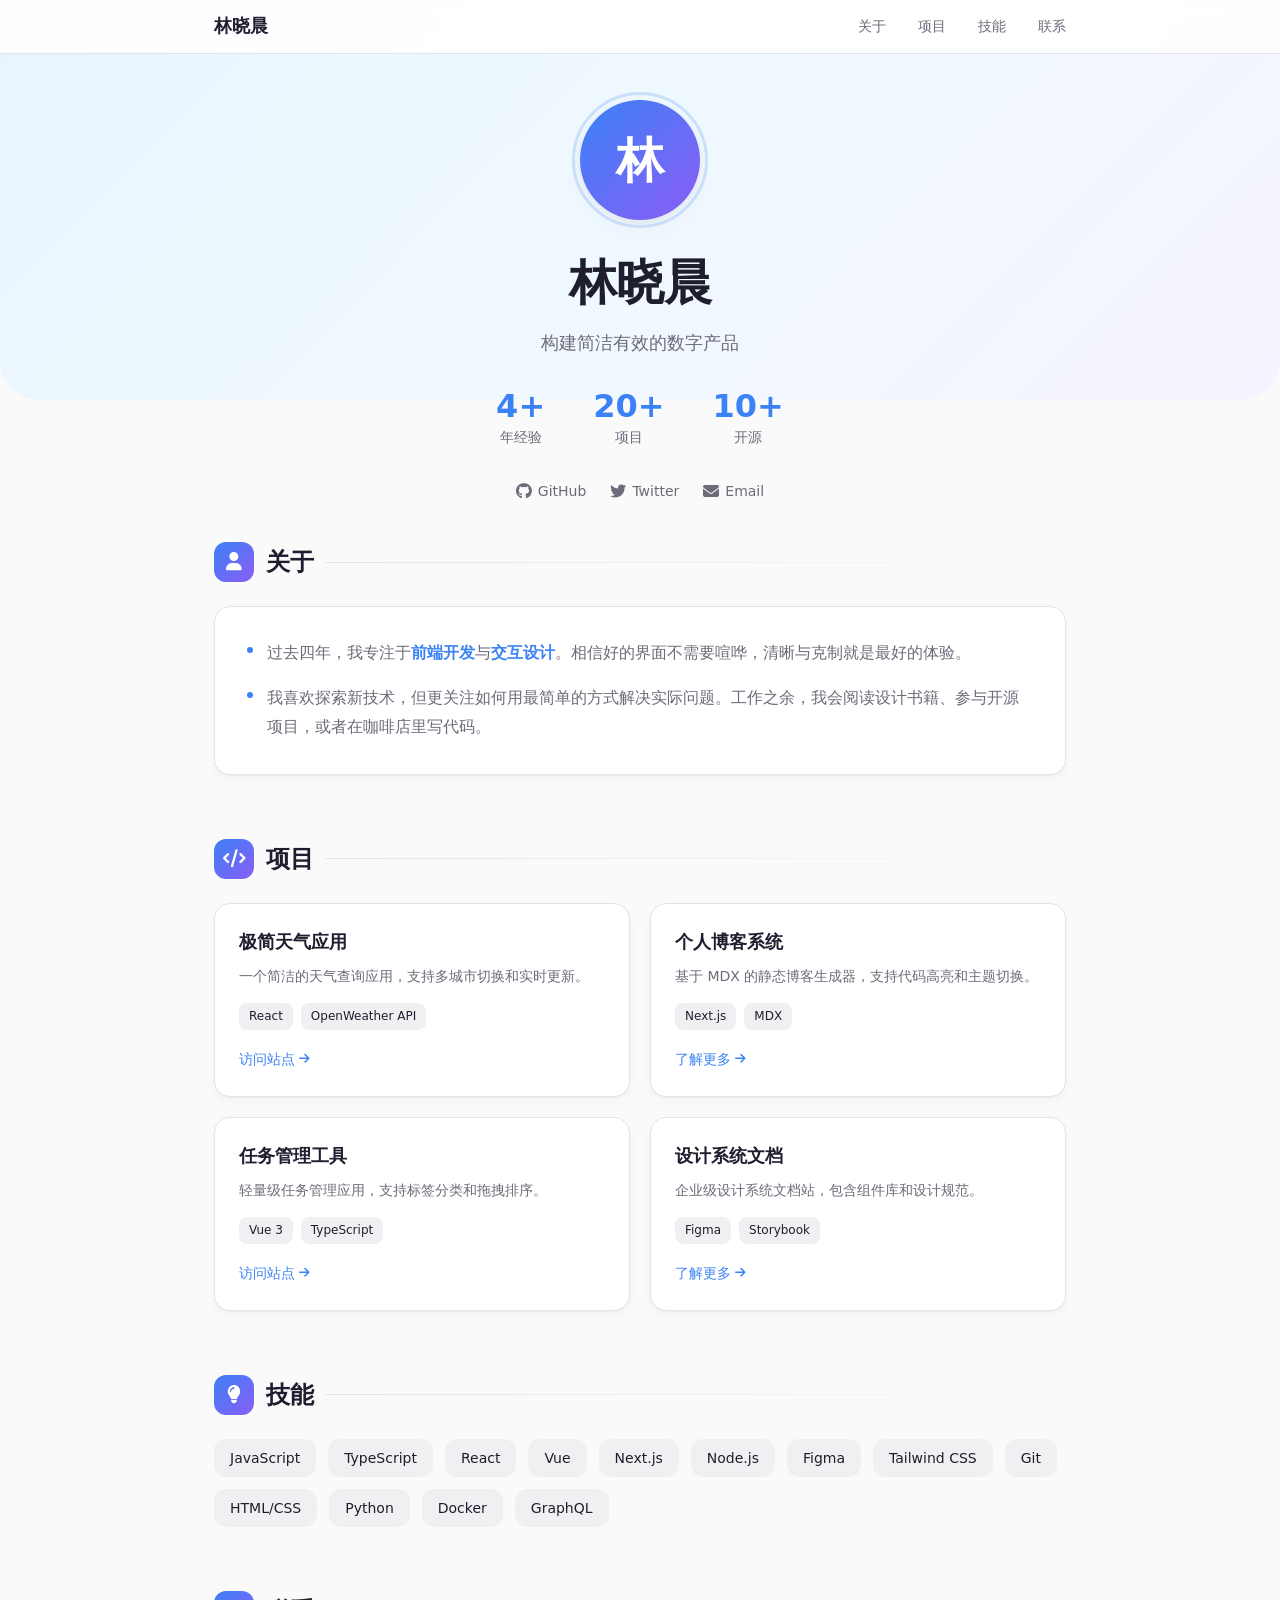
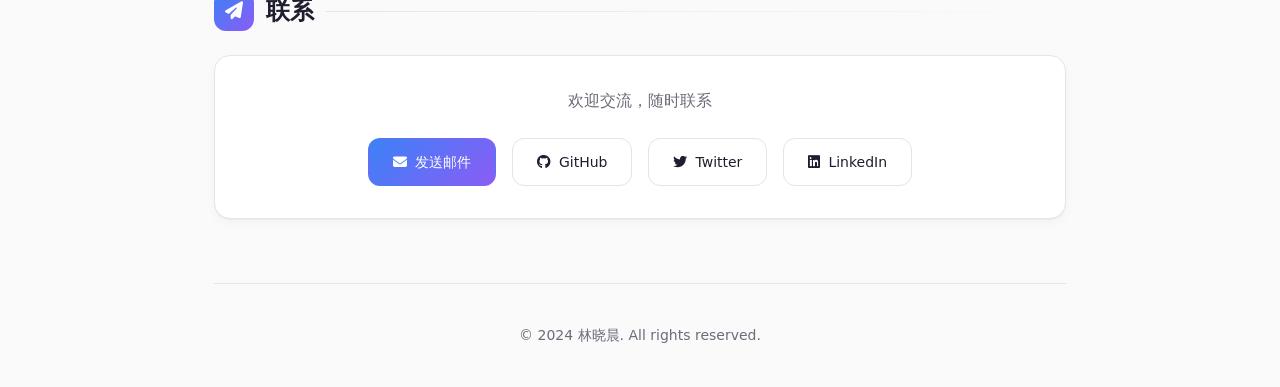
<file: Untitled-1.html>
<!DOCTYPE html>
<html lang="zh-CN">
<head>
    <meta charset="UTF-8">
    <meta name="viewport" content="width=device-width, initial-scale=1.0">
    <title>林晓晨 - 个人主页</title>
    <link rel="stylesheet" href="https://cdnjs.cloudflare.com/ajax/libs/font-awesome/6.4.0/css/all.min.css">
    <style>
        * {
            margin: 0;
            padding: 0;
            box-sizing: border-box;
        }

        :root {
            --bg-color: #FAFAFA;
            --card-bg: #FFFFFF;
            --text-primary: #1E1E2F;
            --text-secondary: #6C6C7A;
            --primary-color: #3B82F6;
            --secondary-color: #10B981;
            --accent-color: #F59E0B;
            --purple-color: #8B5CF6;
            --border-color: #E4E4E7;
            --shadow-light: 0 4px 12px rgba(0, 0, 0, 0.03), 0 1px 2px rgba(0, 0, 0, 0.05);
            --shadow-hover: 0 6px 16px rgba(0, 0, 0, 0.06), 0 2px 4px rgba(0, 0, 0, 0.08);
            --shadow-card: 0 8px 24px rgba(0, 0, 0, 0.04), 0 2px 8px rgba(0, 0, 0, 0.06);
            --radius-large: 16px;
            --radius-medium: 12px;
            --radius-small: 8px;
            --radius-circle: 50%;
        }

        body {
            font-family: system-ui, -apple-system, 'Segoe UI', Roboto, Helvetica, Arial, sans-serif;
            background-color: var(--bg-color);
            color: var(--text-primary);
            line-height: 1.6;
            -webkit-font-smoothing: antialiased;
            position: relative;
        }

        body::before {
            content: '';
            position: fixed;
            top: 0;
            left: 0;
            right: 0;
            height: 400px;
            background: linear-gradient(135deg, #E8F4FD 0%, #F0F9FF 50%, #F5F3FF 100%);
            z-index: -1;
            border-bottom-left-radius: 40px;
            border-bottom-right-radius: 40px;
        }

        .container {
            max-width: 900px;
            margin: 0 auto;
            padding: 0 24px;
        }

        .nav-bar {
            position: fixed;
            top: 0;
            left: 0;
            right: 0;
            background: rgba(255, 255, 255, 0.9);
            backdrop-filter: blur(10px);
            border-bottom: 1px solid var(--border-color);
            z-index: 1000;
            padding: 12px 0;
            transition: all 0.3s ease;
        }

        .nav-bar.scrolled {
            box-shadow: var(--shadow-light);
        }

        .nav-content {
            max-width: 900px;
            margin: 0 auto;
            padding: 0 24px;
            display: flex;
            justify-content: space-between;
            align-items: center;
        }

        .nav-logo {
            font-weight: 700;
            font-size: 18px;
            color: var(--text-primary);
        }

        .nav-links {
            display: flex;
            gap: 32px;
        }

        .nav-link {
            color: var(--text-secondary);
            text-decoration: none;
            font-size: 14px;
            font-weight: 500;
            transition: color 0.2s ease;
        }

        .nav-link:hover {
            color: var(--primary-color);
        }

        @media (max-width: 768px) {
            .nav-links {
                display: none;
            }
        }

        header {
            padding-top: 100px;
            padding-bottom: 40px;
            text-align: center;
        }

        @media (max-width: 768px) {
            header {
                padding-top: 80px;
                padding-bottom: 32px;
            }
        }

        .avatar-container {
            margin-bottom: 24px;
            position: relative;
            display: inline-block;
        }

        .avatar {
            width: 120px;
            height: 120px;
            border-radius: var(--radius-circle);
            background: linear-gradient(135deg, var(--primary-color), var(--purple-color));
            display: flex;
            align-items: center;
            justify-content: center;
            font-size: 48px;
            color: white;
            font-weight: 700;
            box-shadow: var(--shadow-card);
            transition: transform 0.3s ease;
        }

        .avatar:hover {
            transform: scale(1.05);
        }

        .avatar-ring {
            position: absolute;
            top: -8px;
            left: -8px;
            right: -8px;
            bottom: -8px;
            border: 3px solid rgba(59, 130, 246, 0.2);
            border-radius: var(--radius-circle);
            animation: pulse 2s ease-in-out infinite;
        }

        @keyframes pulse {
            0%, 100% {
                transform: scale(1);
                opacity: 1;
            }
            50% {
                transform: scale(1.05);
                opacity: 0.7;
            }
        }

        .name {
            font-size: 48px;
            font-weight: 700;
            color: var(--text-primary);
            margin-bottom: 8px;
            letter-spacing: -0.5px;
        }

        .tagline {
            font-size: 18px;
            font-weight: 400;
            color: var(--text-secondary);
            margin-bottom: 32px;
        }

        .stats-container {
            display: flex;
            justify-content: center;
            gap: 48px;
            margin-bottom: 32px;
            flex-wrap: wrap;
        }

        .stat-item {
            text-align: center;
        }

        .stat-number {
            font-size: 32px;
            font-weight: 700;
            color: var(--primary-color);
            line-height: 1;
        }

        .stat-label {
            font-size: 14px;
            color: var(--text-secondary);
            margin-top: 4px;
        }

        @media (max-width: 768px) {
            .stats-container {
                gap: 32px;
            }

            .stat-number {
                font-size: 28px;
            }
        }

        .social-links {
            display: flex;
            justify-content: center;
            gap: 24px;
            flex-wrap: wrap;
        }

        .social-link {
            color: var(--text-secondary);
            text-decoration: none;
            display: flex;
            align-items: center;
            gap: 6px;
            font-size: 14px;
            transition: color 0.2s ease;
        }

        .social-link:hover {
            color: var(--primary-color);
        }

        .social-link i {
            font-size: 16px;
        }

        section {
            margin-bottom: 64px;
            opacity: 0;
            transform: translateY(30px);
            transition: all 0.6s ease;
        }

        section.visible {
            opacity: 1;
            transform: translateY(0);
        }

        .section-header {
            display: flex;
            align-items: center;
            gap: 12px;
            margin-bottom: 24px;
        }

        .section-icon {
            width: 40px;
            height: 40px;
            border-radius: var(--radius-medium);
            background: linear-gradient(135deg, var(--primary-color), var(--purple-color));
            display: flex;
            align-items: center;
            justify-content: center;
            color: white;
            font-size: 18px;
        }

        .section-title {
            font-size: 24px;
            font-weight: 600;
            color: var(--text-primary);
            margin-bottom: 0;
        }

        .section-line {
            flex: 1;
            height: 1px;
            background: linear-gradient(90deg, var(--border-color), transparent);
        }

        .card {
            background-color: var(--card-bg);
            border-radius: var(--radius-large);
            padding: 32px;
            box-shadow: var(--shadow-light);
            transition: all 0.3s ease;
            border: 1px solid var(--border-color);
        }

        .card:hover {
            box-shadow: var(--shadow-card);
            transform: translateY(-2px);
        }

        .about-text {
            color: var(--text-secondary);
            font-size: 16px;
            line-height: 1.8;
        }

        .about-text p {
            margin-bottom: 16px;
            position: relative;
            padding-left: 20px;
        }

        .about-text p::before {
            content: '';
            position: absolute;
            left: 0;
            top: 8px;
            width: 6px;
            height: 6px;
            border-radius: 50%;
            background: var(--primary-color);
        }

        .about-text p:last-child {
            margin-bottom: 0;
        }

        .highlight {
            color: var(--primary-color);
            font-weight: 600;
        }

        .projects-grid {
            display: grid;
            grid-template-columns: repeat(2, 1fr);
            gap: 20px;
        }

        @media (max-width: 768px) {
            .projects-grid {
                grid-template-columns: 1fr;
            }
        }

        .project-card {
            background-color: var(--card-bg);
            border-radius: var(--radius-large);
            padding: 24px;
            box-shadow: var(--shadow-light);
            transition: all 0.3s ease;
            border: 1px solid var(--border-color);
            position: relative;
            overflow: hidden;
        }

        .project-card::before {
            content: '';
            position: absolute;
            top: 0;
            left: 0;
            right: 0;
            height: 3px;
            background: linear-gradient(90deg, var(--primary-color), var(--purple-color));
            opacity: 0;
            transition: opacity 0.3s ease;
        }

        .project-card:hover::before {
            opacity: 1;
        }

        .project-card:hover {
            transform: translateY(-4px);
            box-shadow: var(--shadow-card);
        }

        .project-name {
            font-size: 18px;
            font-weight: 600;
            color: var(--text-primary);
            margin-bottom: 8px;
        }

        .project-desc {
            font-size: 14px;
            color: var(--text-secondary);
            margin-bottom: 16px;
            line-height: 1.6;
        }

        .project-tags {
            display: flex;
            flex-wrap: wrap;
            gap: 8px;
            margin-bottom: 16px;
        }

        .tag {
            background-color: #F0F0F2;
            color: var(--text-primary);
            font-size: 12px;
            padding: 4px 10px;
            border-radius: var(--radius-small);
            font-weight: 500;
            transition: all 0.2s ease;
        }

        .tag:hover {
            background-color: var(--primary-color);
            color: white;
        }

        .project-link {
            color: var(--primary-color);
            text-decoration: none;
            font-size: 14px;
            font-weight: 500;
            display: inline-flex;
            align-items: center;
            gap: 4px;
            transition: opacity 0.2s ease;
        }

        .project-link:hover {
            opacity: 0.8;
        }

        .skills-container {
            display: flex;
            flex-wrap: wrap;
            gap: 12px;
        }

        .skill-item {
            background-color: #F0F0F2;
            color: var(--text-primary);
            font-size: 14px;
            padding: 8px 16px;
            border-radius: var(--radius-medium);
            font-weight: 500;
            transition: all 0.2s ease;
            position: relative;
            overflow: hidden;
        }

        .skill-item::before {
            content: '';
            position: absolute;
            top: 0;
            left: 0;
            width: 4px;
            height: 100%;
            background: var(--primary-color);
            opacity: 0;
            transition: opacity 0.2s ease;
        }

        .skill-item:hover::before {
            opacity: 1;
        }

        .skill-item:hover {
            background-color: var(--primary-color);
            color: white;
            transform: translateY(-2px);
        }

        .skill-item.primary { --primary-color: #3B82F6; }
        .skill-item.secondary { --primary-color: #10B981; }
        .skill-item.accent { --primary-color: #F59E0B; }
        .skill-item.purple { --primary-color: #8B5CF6; }

        .contact-text {
            text-align: center;
            color: var(--text-secondary);
            font-size: 16px;
            margin-bottom: 24px;
        }

        .contact-links {
            display: flex;
            justify-content: center;
            gap: 16px;
            flex-wrap: wrap;
        }

        .contact-btn {
            display: inline-flex;
            align-items: center;
            gap: 8px;
            padding: 12px 24px;
            border: 1px solid var(--border-color);
            border-radius: var(--radius-medium);
            color: var(--text-primary);
            text-decoration: none;
            font-size: 14px;
            font-weight: 500;
            transition: all 0.3s ease;
            background-color: var(--card-bg);
            position: relative;
            overflow: hidden;
        }

        .contact-btn::before {
            content: '';
            position: absolute;
            top: 0;
            left: -100%;
            width: 100%;
            height: 100%;
            background: linear-gradient(90deg, transparent, rgba(59, 130, 246, 0.1), transparent);
            transition: left 0.5s ease;
        }

        .contact-btn:hover::before {
            left: 100%;
        }

        .contact-btn:hover {
            border-color: var(--primary-color);
            color: var(--primary-color);
            transform: translateY(-2px);
            box-shadow: var(--shadow-light);
        }

        .contact-btn.primary {
            background: linear-gradient(135deg, var(--primary-color), var(--purple-color));
            color: white;
            border-color: transparent;
        }

        .contact-btn.primary:hover {
            box-shadow: 0 4px 16px rgba(59, 130, 246, 0.3);
        }

        footer {
            text-align: center;
            padding: 40px 0;
            color: var(--text-secondary);
            font-size: 14px;
            border-top: 1px solid var(--border-color);
            margin-top: 48px;
        }

        .back-to-top {
            position: fixed;
            bottom: 32px;
            right: 32px;
            width: 48px;
            height: 48px;
            border-radius: var(--radius-medium);
            background: linear-gradient(135deg, var(--primary-color), var(--purple-color));
            color: white;
            border: none;
            cursor: pointer;
            display: flex;
            align-items: center;
            justify-content: center;
            font-size: 20px;
            box-shadow: var(--shadow-card);
            opacity: 0;
            visibility: hidden;
            transition: all 0.3s ease;
            z-index: 999;
        }

        .back-to-top.visible {
            opacity: 1;
            visibility: visible;
        }

        .back-to-top:hover {
            transform: translateY(-4px);
            box-shadow: 0 8px 24px rgba(59, 130, 246, 0.4);
        }

        @media (max-width: 768px) {
            .back-to-top {
                bottom: 24px;
                right: 24px;
                width: 40px;
                height: 40px;
                font-size: 16px;
            }
        }

        @media (max-width: 768px) {
            .container {
                padding: 0 16px;
            }

            .name {
                font-size: 36px;
            }

            .tagline {
                font-size: 16px;
            }

            .card {
                padding: 24px;
            }

            .section-title {
                font-size: 20px;
            }
        }
    </style>
</head>
<body>
        <nav class="nav-bar">
            <div class="nav-content">
                <div class="nav-logo">林晓晨</div>
                <div class="nav-links">
                    <a href="#about" class="nav-link">关于</a>
                    <a href="#projects" class="nav-link">项目</a>
                    <a href="#skills" class="nav-link">技能</a>
                    <a href="#contact" class="nav-link">联系</a>
                </div>
            </div>
        </nav>

        <div class="container">
        <header>
            <div class="avatar-container">
                <div class="avatar-ring"></div>
                <div class="avatar">林</div>
            </div>
            <h1 class="name">林晓晨</h1>
            <p class="tagline">构建简洁有效的数字产品</p>
            <div class="stats-container">
                <div class="stat-item">
                    <div class="stat-number">4+</div>
                    <div class="stat-label">年经验</div>
                </div>
                <div class="stat-item">
                    <div class="stat-number">20+</div>
                    <div class="stat-label">项目</div>
                </div>
                <div class="stat-item">
                    <div class="stat-number">10+</div>
                    <div class="stat-label">开源</div>
                </div>
            </div>
            <div class="social-links">
                <a href="#" class="social-link">
                    <i class="fab fa-github"></i>
                    GitHub
                </a>
                <a href="#" class="social-link">
                    <i class="fab fa-twitter"></i>
                    Twitter
                </a>
                <a href="#" class="social-link">
                    <i class="fas fa-envelope"></i>
                    Email
                </a>
            </div>
        </header>

        <section id="about">
            <div class="section-header">
                <div class="section-icon">
                    <i class="fas fa-user"></i>
                </div>
                <h2 class="section-title">关于</h2>
                <div class="section-line"></div>
            </div>
            <div class="card">
                <div class="about-text">
                    <p>过去四年，我专注于<span class="highlight">前端开发</span>与<span class="highlight">交互设计</span>。相信好的界面不需要喧哗，清晰与克制就是最好的体验。</p>
                    <p>我喜欢探索新技术，但更关注如何用最简单的方式解决实际问题。工作之余，我会阅读设计书籍、参与开源项目，或者在咖啡店里写代码。</p>
                </div>
            </div>
        </section>

        <section id="projects">
            <div class="section-header">
                <div class="section-icon">
                    <i class="fas fa-code"></i>
                </div>
                <h2 class="section-title">项目</h2>
                <div class="section-line"></div>
            </div>
            <div class="projects-grid">
                <article class="project-card">
                    <h3 class="project-name">极简天气应用</h3>
                    <p class="project-desc">一个简洁的天气查询应用，支持多城市切换和实时更新。</p>
                    <div class="project-tags">
                        <span class="tag">React</span>
                        <span class="tag">OpenWeather API</span>
                    </div>
                    <a href="#" class="project-link">
                        访问站点
                        <i class="fas fa-arrow-right" style="font-size: 12px;"></i>
                    </a>
                </article>

                <article class="project-card">
                    <h3 class="project-name">个人博客系统</h3>
                    <p class="project-desc">基于 MDX 的静态博客生成器，支持代码高亮和主题切换。</p>
                    <div class="project-tags">
                        <span class="tag">Next.js</span>
                        <span class="tag">MDX</span>
                    </div>
                    <a href="#" class="project-link">
                        了解更多
                        <i class="fas fa-arrow-right" style="font-size: 12px;"></i>
                    </a>
                </article>

                <article class="project-card">
                    <h3 class="project-name">任务管理工具</h3>
                    <p class="project-desc">轻量级任务管理应用，支持标签分类和拖拽排序。</p>
                    <div class="project-tags">
                        <span class="tag">Vue 3</span>
                        <span class="tag">TypeScript</span>
                    </div>
                    <a href="#" class="project-link">
                        访问站点
                        <i class="fas fa-arrow-right" style="font-size: 12px;"></i>
                    </a>
                </article>

                <article class="project-card">
                    <h3 class="project-name">设计系统文档</h3>
                    <p class="project-desc">企业级设计系统文档站，包含组件库和设计规范。</p>
                    <div class="project-tags">
                        <span class="tag">Figma</span>
                        <span class="tag">Storybook</span>
                    </div>
                    <a href="#" class="project-link">
                        了解更多
                        <i class="fas fa-arrow-right" style="font-size: 12px;"></i>
                    </a>
                </article>
            </div>
        </section>

        <section id="skills">
            <div class="section-header">
                <div class="section-icon">
                    <i class="fas fa-lightbulb"></i>
                </div>
                <h2 class="section-title">技能</h2>
                <div class="section-line"></div>
            </div>
            <div class="skills-container">
                <span class="skill-item primary">JavaScript</span>
                <span class="skill-item primary">TypeScript</span>
                <span class="skill-item primary">React</span>
                <span class="skill-item secondary">Vue</span>
                <span class="skill-item primary">Next.js</span>
                <span class="skill-item secondary">Node.js</span>
                <span class="skill-item accent">Figma</span>
                <span class="skill-item primary">Tailwind CSS</span>
                <span class="skill-item secondary">Git</span>
                <span class="skill-item primary">HTML/CSS</span>
                <span class="skill-item purple">Python</span>
                <span class="skill-item accent">Docker</span>
                <span class="skill-item secondary">GraphQL</span>
            </div>
        </section>

        <section id="contact">
            <div class="section-header">
                <div class="section-icon">
                    <i class="fas fa-paper-plane"></i>
                </div>
                <h2 class="section-title">联系</h2>
                <div class="section-line"></div>
            </div>
            <div class="card">
                <p class="contact-text">欢迎交流，随时联系</p>
                <div class="contact-links">
                    <a href="#" class="contact-btn primary">
                        <i class="fas fa-envelope"></i>
                        发送邮件
                    </a>
                    <a href="#" class="contact-btn">
                        <i class="fab fa-github"></i>
                        GitHub
                    </a>
                    <a href="#" class="contact-btn">
                        <i class="fab fa-twitter"></i>
                        Twitter
                    </a>
                    <a href="#" class="contact-btn">
                        <i class="fab fa-linkedin"></i>
                        LinkedIn
                    </a>
                </div>
            </div>
        </section>

        <footer>
            <p>&copy; 2024 林晓晨. All rights reserved.</p>
        </footer>
        <button class="back-to-top" id="backToTop">
            <i class="fas fa-arrow-up"></i>
        </button>
    </div>

    <script>
        document.addEventListener('DOMContentLoaded', function() {
            const navBar = document.querySelector('.nav-bar');
            const backToTop = document.getElementById('backToTop');
            const sections = document.querySelectorAll('section');
            const navLinks = document.querySelectorAll('.nav-link');

            window.addEventListener('scroll', function() {
                if (window.scrollY > 50) {
                    navBar.classList.add('scrolled');
                } else {
                    navBar.classList.remove('scrolled');
                }

                if (window.scrollY > 300) {
                    backToTop.classList.add('visible');
                } else {
                    backToTop.classList.remove('visible');
                }
            });

            backToTop.addEventListener('click', function() {
                window.scrollTo({
                    top: 0,
                    behavior: 'smooth'
                });
            });

            const observerOptions = {
                root: null,
                rootMargin: '0px',
                threshold: 0.1
            };

            const observer = new IntersectionObserver(function(entries) {
                entries.forEach(entry => {
                    if (entry.isIntersecting) {
                        entry.target.classList.add('visible');
                    }
                });
            }, observerOptions);

            sections.forEach(section => {
                observer.observe(section);
            });

            navLinks.forEach(link => {
                link.addEventListener('click', function(e) {
                    e.preventDefault();
                    const targetId = this.getAttribute('href').substring(1);
                    const targetSection = document.getElementById(targetId);
                    if (targetSection) {
                        const offsetTop = targetSection.offsetTop - 80;
                        window.scrollTo({
                            top: offsetTop,
                            behavior: 'smooth'
                        });
                    }
                });
            });

            const links = document.querySelectorAll('a[href="#"]');
            links.forEach(link => {
                link.addEventListener('click', function(e) {
                    e.preventDefault();
                });
            });
        });
    </script>
</body>
</html>
</file>
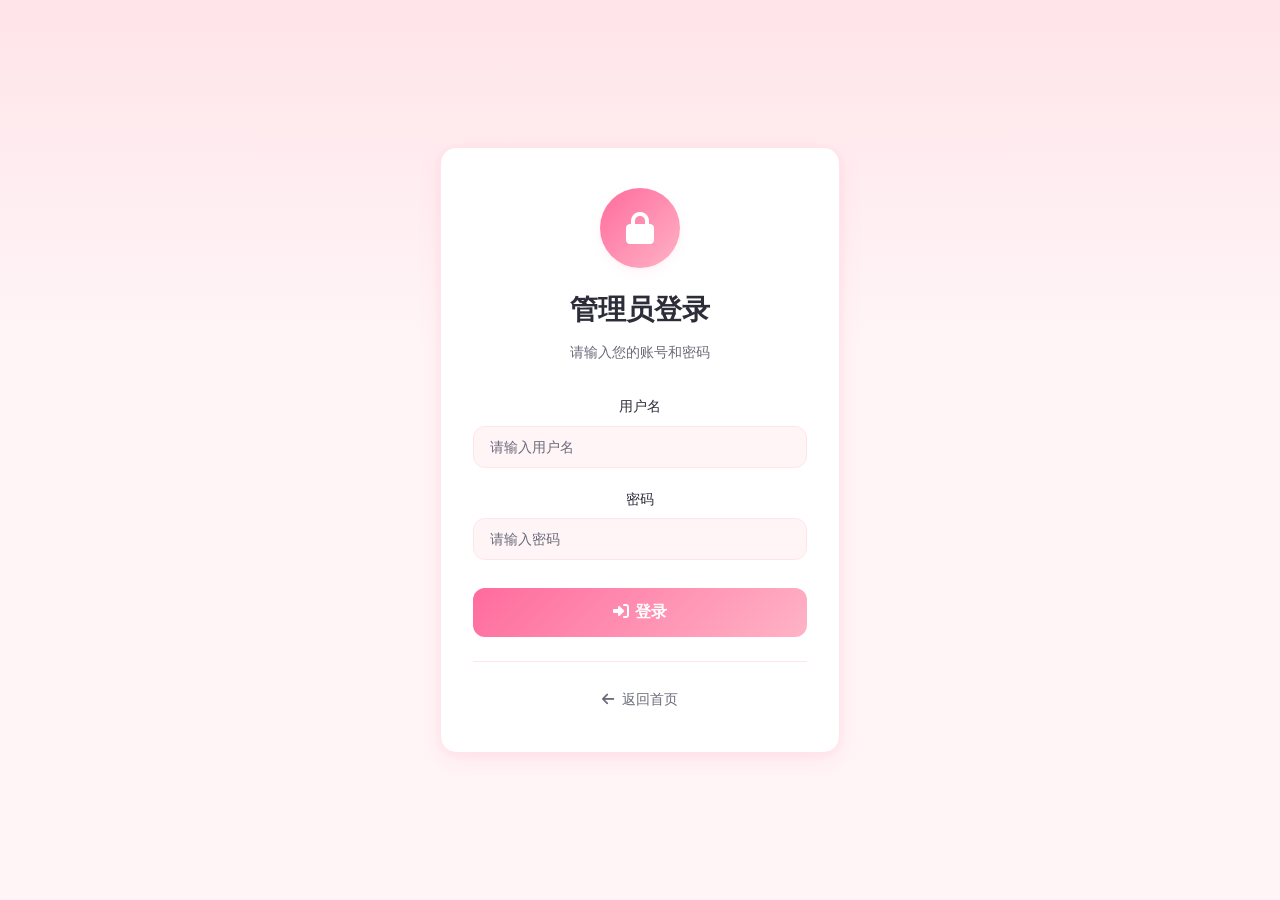
<file: public/admin.html>
<!DOCTYPE html>
<html lang="zh-CN">
<head>
    <meta charset="UTF-8">
    <meta name="viewport" content="width=device-width, initial-scale=1.0">
    <title>登录 - 锋锋の小站</title>
    <link rel="stylesheet" href="https://cdnjs.cloudflare.com/ajax/libs/font-awesome/6.4.0/css/all.min.css">
    <link rel="stylesheet" href="css/style.css">

</head>
<body>
    <div class="login-container">
        <div class="login-card">
            <div class="login-header">
                <div class="login-icon">
                    <i class="fas fa-lock"></i>
                </div>
                <h1 class="login-title">管理员登录</h1>
                <p class="login-desc">请输入您的账号和密码</p>
            </div>
            <form id="loginForm">
                <div class="form-group">
                    <label class="form-label" for="username">用户名</label>
                    <input type="text" id="username" class="form-input" placeholder="请输入用户名" required>
                </div>
                <div class="form-group">
                    <label class="form-label" for="password">密码</label>
                    <input type="password" id="password" class="form-input" placeholder="请输入密码" required>
                </div>
                <button type="submit" class="login-btn">
                    <i class="fas fa-sign-in-alt"></i> 登录
                </button>
            </form>
            <div class="login-footer">
                <a href="index.html" class="back-link">
                    <i class="fas fa-arrow-left"></i> 返回首页
                </a>
            </div>
        </div>
    </div>

    <script src="js/main.js"></script>
</body>
</html>
</file>
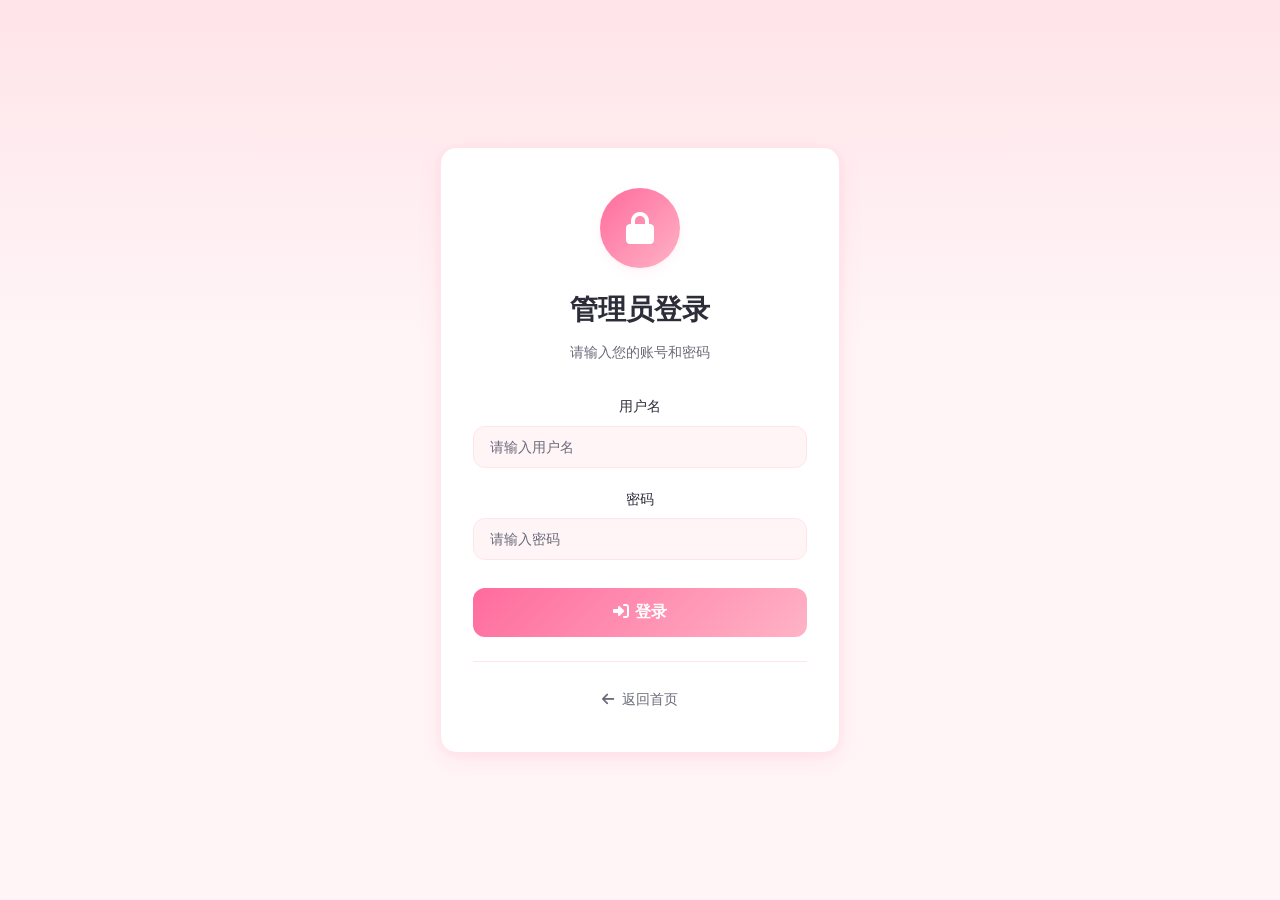
<file: public/dashboard.html>
<!DOCTYPE html>
<html lang="zh-CN">
<head>
    <meta charset="UTF-8">
    <meta name="viewport" content="width=device-width, initial-scale=1.0">
    <title>后台管理 - 锋锋の小站</title>
    <link rel="stylesheet" href="https://cdnjs.cloudflare.com/ajax/libs/font-awesome/6.4.0/css/all.min.css">
    <link rel="stylesheet" href="css/style.css">
    
    <!-- 检查登录状态的脚本，必须放在所有其他JS之前 -->
    <script>
        if (!localStorage.getItem('isLoggedIn') || localStorage.getItem('isLoggedIn') !== 'true') {
            alert('请先登录！');
            window.location.href = 'admin.html';
        }
    </script>
       
</head>
<body class="admin-page">
    <nav class="dashboard-nav">
        <div class="dashboard-content">
            <a href="index.html" class="dashboard-logo">锋锋の小站</a>
            <div class="dashboard-links">
                <a href="dashboard.html" class="dashboard-link active">发布文章</a>
                <a href="posts.html" class="dashboard-link">文章管理</a>
                <a href="settings.html" class="dashboard-link">设置</a>
            </div>
            <button class="logout-btn" onclick="logout()">
                <i class="fas fa-sign-out-alt"></i> 退出
            </button>
        </div>
    </nav>

    <div class="container">
        <header>
            <h1 class="name">后台管理</h1>
            <p class="tagline">发布和管理您的文章</p>
        </header>

        <section>
            <div class="section-header">
                <div class="section-icon">
                    <i class="fas fa-pen"></i>
                </div>
                <h2 class="section-title">发布新文章</h2>
                <div class="section-line"></div>
            </div>
            <div class="card">
                <form id="postForm">
                    <div class="form-group">
                        <label class="form-label" for="postTitle">文章标题</label>
                        <input type="text" id="postTitle" class="form-input" placeholder="请输入文章标题" required>
                    </div>
                    <div class="form-row">
                        <div class="form-group">
                            <label class="form-label" for="postCategory">分类</label>
                            <select id="postCategory" class="form-input">
                                <option value="">选择分类</option>
                                <option value="life">生活</option>
                                <option value="tech">技术</option>
                                <option value="anime">动漫</option>
                                <option value="game">游戏</option>
                            </select>
                        </div>
                        <div class="form-group">
                            <label class="form-label" for="postTags">标签</label>
                            <input type="text" id="postTags" class="form-input" placeholder="用逗号分隔多个标签">
                        </div>
                    </div>
                    <div class="form-group">
                        <label class="form-label" for="postContent">文章内容</label>
                        <textarea id="postContent" class="form-input fixed-textarea" placeholder="请输入文章内容..." required></textarea>
                    </div>
                    <div class="btn-group">
                        <button type="submit" class="btn btn-primary">
                            <i class="fas fa-paper-plane"></i> 发布文章
                        </button>
                        <button type="button" class="btn btn-secondary" onclick="clearForm()">
                            <i class="fas fa-eraser"></i> 清空
                        </button>
                    </div>
                </form>
            </div>
        </section>

        <section>
            <div class="section-header">
                <div class="section-icon">
                    <i class="fas fa-list"></i>
                </div>
                <h2 class="section-title">最近文章</h2>
                <div class="section-line"></div>
            </div>
            <div class="card">
                <div class="posts-list">
                    <!-- 动态内容将通过JavaScript加载 -->
                </div>
            </div>
        </section>
    </div>

    <script src="js/main.js"></script>
</body>
</html>
</file>
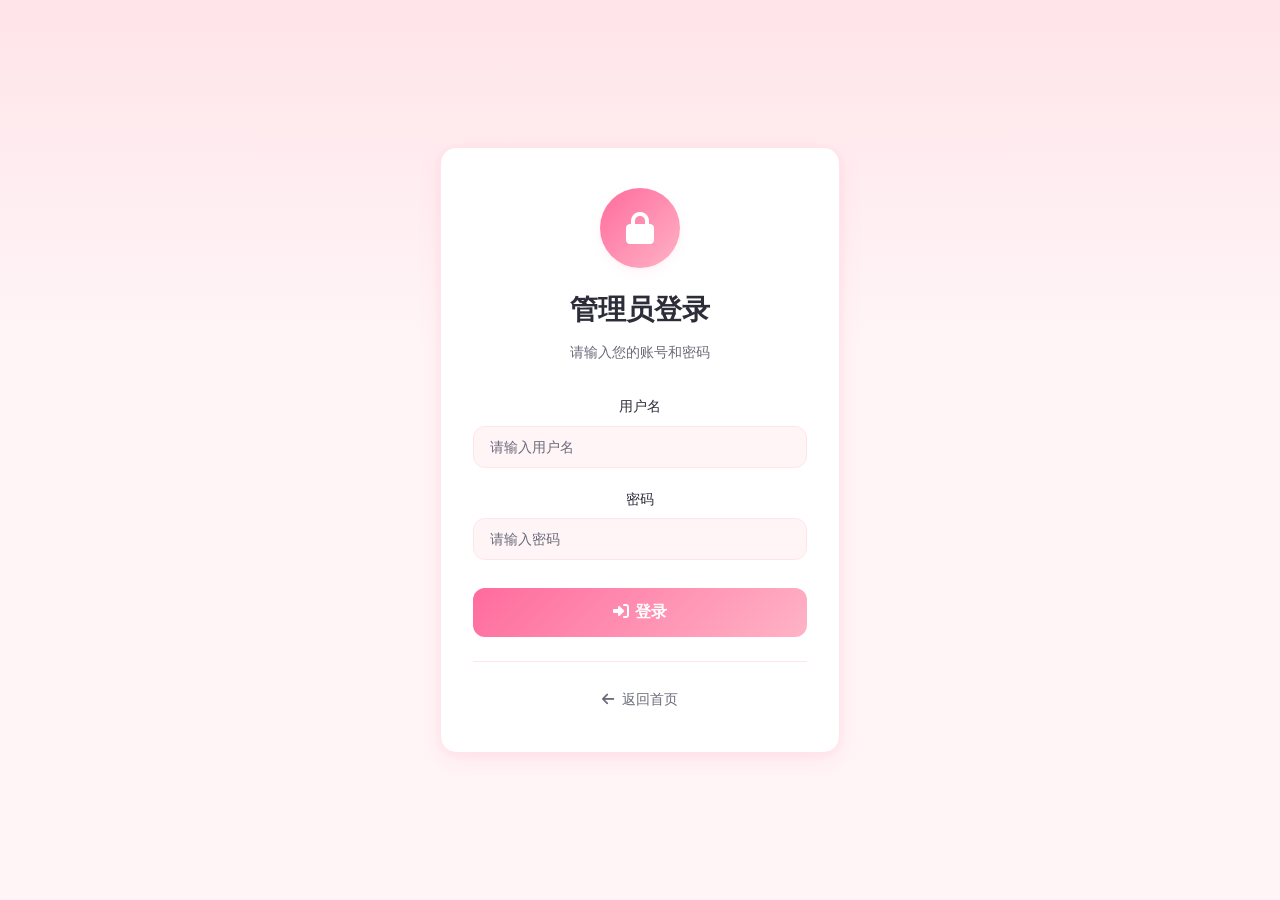
<file: public/posts.html>
<!DOCTYPE html>
<html lang="zh-CN">
<head>
    <meta charset="UTF-8">
    <meta name="viewport" content="width=device-width, initial-scale=1.0">
    <title>文章管理 - 锋锋の小站</title>
    <link rel="stylesheet" href="https://cdnjs.cloudflare.com/ajax/libs/font-awesome/6.4.0/css/all.min.css">
    <link rel="stylesheet" href="css/style.css">
    
    <!-- 检查登录状态的脚本，必须放在所有其他JS之前 -->
    <script>
        if (!localStorage.getItem('isLoggedIn') || localStorage.getItem('isLoggedIn') !== 'true') {
            alert('请先登录！');
            window.location.href = 'admin.html';
        }
    </script>
       
</head>
<body class="admin-page">
    <nav class="dashboard-nav">
        <div class="dashboard-content">
            <a href="index.html" class="dashboard-logo">锋锋の小站</a>
            <div class="dashboard-links">
                <a href="dashboard.html" class="dashboard-link">发布文章</a>
                <a href="posts.html" class="dashboard-link active">文章管理</a>
                <a href="settings.html" class="dashboard-link">设置</a>
            </div>
            <button class="logout-btn" onclick="logout()">
                <i class="fas fa-sign-out-alt"></i> 退出
            </button>
        </div>
    </nav>

    <div class="container">
        <header>
            <h1 class="name">文章管理</h1>
            <p class="tagline">管理您的所有文章</p>
        </header>

        <section>
            <div class="section-header">
                <div class="section-icon">
                    <i class="fas fa-list"></i>
                </div>
                <h2 class="section-title">文章列表</h2>
                <div class="section-line"></div>
            </div>
            <div class="card">
                <div class="search-bar">
                    <input type="text" id="searchInput" class="form-input" placeholder="搜索文章...">
                    <button class="btn btn-primary" onclick="searchPosts()">
                        <i class="fas fa-search"></i> 搜索
                    </button>
                </div>
                <div class="filter-bar">
                    <button class="filter-btn active" data-filter="全部">全部</button>
                    <button class="filter-btn" data-filter="生活">生活</button>
                    <button class="filter-btn" data-filter="技术">技术</button>
                    <button class="filter-btn" data-filter="动漫">动漫</button>
                    <button class="filter-btn" data-filter="游戏">游戏</button>
                </div>
                <div class="posts-list">
                    <!-- 动态内容将通过JavaScript加载 -->
                </div>
            </div>
        </section>
    </div>

    <script src="js/main.js"></script>
</body>
</html>
</file>
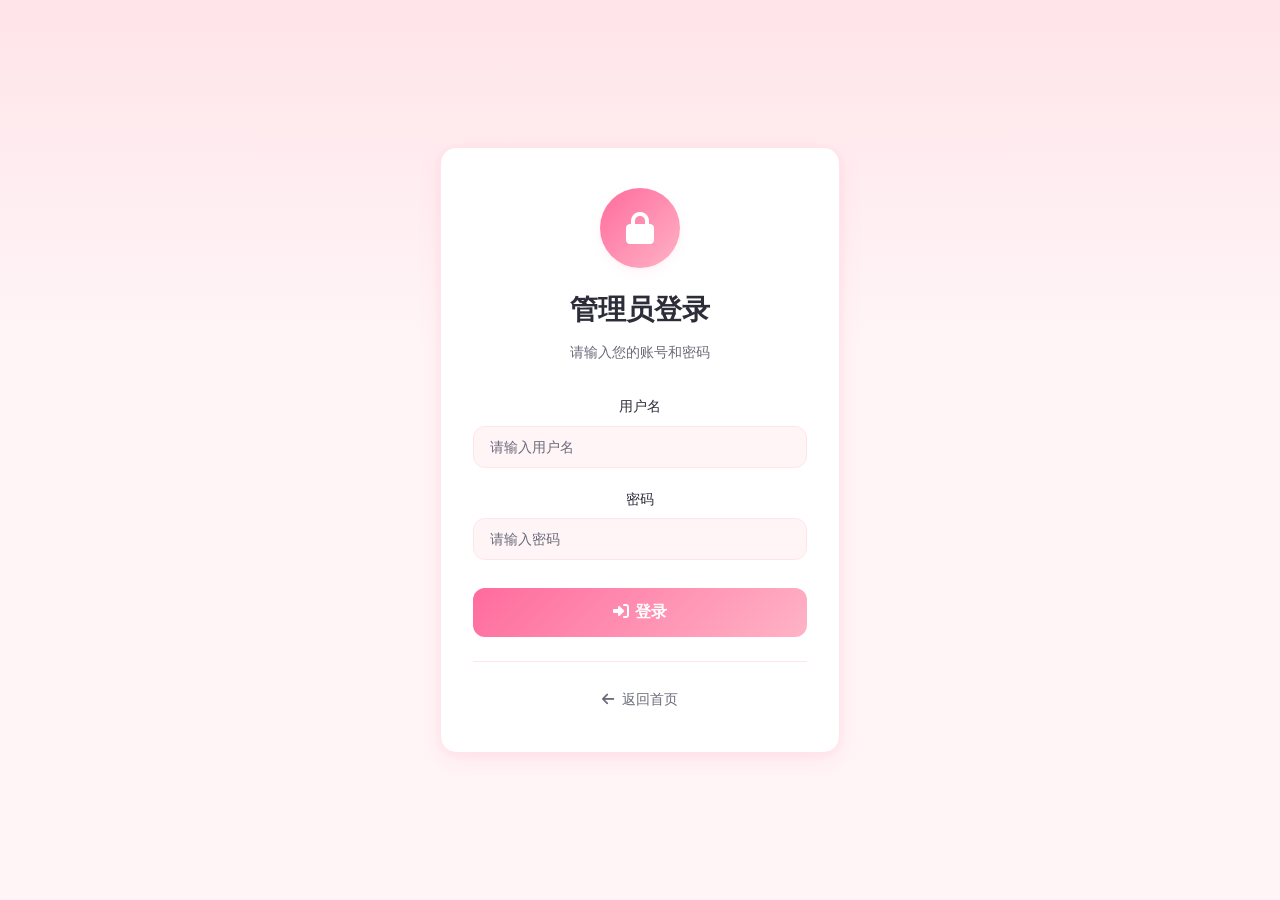
<file: public/settings.html>
<!DOCTYPE html>
<html lang="zh-CN">
<head>
    <meta charset="UTF-8">
    <meta name="viewport" content="width=device-width, initial-scale=1.0">
    <title>设置 - 锋锋の小站</title>
    <link rel="stylesheet" href="https://cdnjs.cloudflare.com/ajax/libs/font-awesome/6.4.0/css/all.min.css">
    <link rel="stylesheet" href="css/style.css">
    
    <!-- 检查登录状态的脚本，必须放在所有其他JS之前 -->
    <script>
        if (!localStorage.getItem('isLoggedIn') || localStorage.getItem('isLoggedIn') !== 'true') {
            alert('请先登录！');
            window.location.href = 'admin.html';
        }
    </script>
       
</head>
<body class="admin-page">
    <nav class="dashboard-nav">
        <div class="dashboard-content">
            <a href="index.html" class="dashboard-logo">锋锋の小站</a>
            <div class="dashboard-links">
                <a href="dashboard.html" class="dashboard-link">发布文章</a>
                <a href="posts.html" class="dashboard-link">文章管理</a>
                <a href="settings.html" class="dashboard-link active">设置</a>
            </div>
            <button class="logout-btn" onclick="logout()">
                <i class="fas fa-sign-out-alt"></i> 退出
            </button>
        </div>
    </nav>

    <div class="container">
        <header>
            <h1 class="name">设置</h1>
            <p class="tagline">管理您的网站设置</p>
        </header>

        <section>
            <div class="section-header">
                <div class="section-icon">
                    <i class="fas fa-user"></i>
                </div>
                <h2 class="section-title">个人信息</h2>
                <div class="section-line"></div>
            </div>
            <div class="card">
                <form id="profileForm">
                    <div class="form-row">
                        <div class="form-group">
                            <label class="form-label" for="siteName">网站名称</label>
                            <input type="text" id="siteName" class="form-input" value="锋锋の小站" placeholder="请输入网站名称">
                        </div>
                        <div class="form-group">
                            <label class="form-label" for="siteTagline">网站标语</label>
                            <input type="text" id="siteTagline" class="form-input" value="欢迎来到我的个人空间" placeholder="请输入网站标语">
                        </div>
                    </div>
                    <div class="form-group">
                        <label class="form-label" for="adminEmail">管理员邮箱</label>
                        <input type="email" id="adminEmail" class="form-input" value="admin@example.com" placeholder="请输入管理员邮箱">
                    </div>
                    <div class="btn-group">
                        <button type="submit" class="btn btn-primary">
                            <i class="fas fa-save"></i> 保存更改
                        </button>
                    </div>
                </form>
            </div>
        </section>

        <section>
            <div class="section-header">
                <div class="section-icon">
                    <i class="fas fa-cog"></i>
                </div>
                <h2 class="section-title">网站设置</h2>
                <div class="section-line"></div>
            </div>
            <div class="card">
                <div class="setting-item">
                    <div class="setting-info">
                        <h3 class="setting-title">允许评论</h3>
                        <p class="setting-desc">允许访客在文章下发表评论</p>
                    </div>
                    <label class="toggle-switch">
                        <input type="checkbox" checked>
                        <span class="toggle-slider"></span>
                    </label>
                </div>
                <div class="setting-item">
                    <div class="setting-info">
                        <h3 class="setting-title">显示阅读量</h3>
                        <p class="setting-desc">在文章列表中显示阅读量</p>
                    </div>
                    <label class="toggle-switch">
                        <input type="checkbox" checked>
                        <span class="toggle-slider"></span>
                    </label>
                </div>
                <div class="setting-item">
                    <div class="setting-info">
                        <h3 class="setting-title">允许点赞</h3>
                        <p class="setting-desc">允许访客点赞文章</p>
                    </div>
                    <label class="toggle-switch">
                        <input type="checkbox">
                        <span class="toggle-slider"></span>
                    </label>
                </div>
                <div class="setting-item">
                    <div class="setting-info">
                        <h3 class="setting-title">网站维护模式</h3>
                        <p class="setting-desc">启用后网站将暂时关闭</p>
                    </div>
                    <label class="toggle-switch">
                        <input type="checkbox">
                        <span class="toggle-slider"></span>
                    </label>
                </div>
            </div>
        </section>

        <section>
            <div class="section-header">
                <div class="section-icon">
                    <i class="fas fa-images"></i>
                </div>
                <h2 class="section-title">轮播图片管理</h2>
                <div class="section-line"></div>
            </div>
            <div class="card">
                <form id="imagesForm">
                    <div class="form-group">
                        <label class="form-label">图片1</label>
                        <input type="text" id="image1" class="form-input" value="img/1.jpg" placeholder="请输入图片路径">
                    </div>
                    <div class="form-group">
                        <label class="form-label">图片2</label>
                        <input type="text" id="image2" class="form-input" value="img/2.jpg" placeholder="请输入图片路径">
                    </div>
                    <div class="form-group">
                        <label class="form-label">图片3</label>
                        <input type="text" id="image3" class="form-input" value="img/3.jpg" placeholder="请输入图片路径">
                    </div>
                    <div class="form-group">
                        <label class="form-label">图片4</label>
                        <input type="text" id="image4" class="form-input" value="img/4.jpg" placeholder="请输入图片路径">
                    </div>
                    <div class="btn-group">
                        <button type="submit" class="btn btn-primary">
                            <i class="fas fa-save"></i> 保存图片设置
                        </button>
                    </div>
                </form>
            </div>
        </section>

        <section>
            <div class="section-header">
                <div class="section-icon">
                    <i class="fas fa-quote-right"></i>
                </div>
                <h2 class="section-title">励志语句管理</h2>
                <div class="section-line"></div>
            </div>
            <div class="card">
                <form id="quotesForm">
                    <div class="form-group">
                        <label class="form-label">语句1</label>
                        <input type="text" id="quote1" class="form-input" value="山高水长，路漫漫其修远兮，吾将上下而求索。" placeholder="请输入励志语句">
                    </div>
                    <div class="form-group">
                        <label class="form-label">语句2</label>
                        <input type="text" id="quote2" class="form-input" value="海阔凭鱼跃，天高任鸟飞。" placeholder="请输入励志语句">
                    </div>
                    <div class="form-group">
                        <label class="form-label">语句3</label>
                        <input type="text" id="quote3" class="form-input" value="不积跬步，无以至千里；不积小流，无以成江海。" placeholder="请输入励志语句">
                    </div>
                    <div class="form-group">
                        <label class="form-label">语句4</label>
                        <input type="text" id="quote4" class="form-input" value="天行健，君子以自强不息；地势坤，君子以厚德载物。" placeholder="请输入励志语句">
                    </div>
                    <div class="form-group">
                        <label class="form-label">语句5</label>
                        <input type="text" id="quote5" class="form-input" value="宝剑锋从磨砺出，梅花香自苦寒来。" placeholder="请输入励志语句">
                    </div>
                    <div class="form-group">
                        <label class="form-label">语句6</label>
                        <input type="text" id="quote6" class="form-input" value="世上无难事，只怕有心人。" placeholder="请输入励志语句">
                    </div>
                    <div class="btn-group">
                        <button type="submit" class="btn btn-primary">
                            <i class="fas fa-save"></i> 保存励志语句
                        </button>
                    </div>
                </form>
            </div>
        </section>

        <section>
            <div class="section-header">
                <div class="section-icon">
                    <i class="fas fa-heart"></i>
                </div>
                <h2 class="section-title">关于内容管理</h2>
                <div class="section-line"></div>
            </div>
            <div class="card">
                <form id="aboutForm">
                    <div class="form-group">
                        <label class="form-label" for="aboutText1">第一段</label>
                        <textarea id="aboutText1" class="form-input fixed-textarea" rows="3" placeholder="请输入关于内容第一段">这里是锋锋，一个热爱生活的普通人。</textarea>
                    </div>
                    <div class="form-group">
                        <label class="form-label" for="aboutText2">第二段</label>
                        <textarea id="aboutText2" class="form-input fixed-textarea" rows="3" placeholder="请输入关于内容第二段">喜欢动漫、游戏、编程和一切美好的事物。相信简单的生活也能充满色彩。</textarea>
                    </div>
                    <div class="form-group">
                        <label class="form-label" for="aboutText3">第三段</label>
                        <textarea id="aboutText3" class="form-input fixed-textarea" rows="3" placeholder="请输入关于内容第三段">这个网站是我记录生活、分享想法的小天地。希望这里能给你带来一些温暖和快乐。</textarea>
                    </div>
                    <div class="btn-group">
                        <button type="submit" class="btn btn-primary">
                            <i class="fas fa-save"></i> 保存关于内容
                        </button>
                    </div>
                </form>
            </div>
        </section>

        <section>
            <div class="section-header">
                <div class="section-icon">
                    <i class="fas fa-star"></i>
                </div>
                <h2 class="section-title">兴趣爱好管理</h2>
                <div class="section-line"></div>
            </div>
            <div class="card">
                <form id="interestsForm">
                    <div class="form-group">
                        <label class="form-label" for="animeDesc">动漫描述</label>
                        <textarea id="animeDesc" class="form-input fixed-textarea" rows="3" placeholder="请输入动漫兴趣描述">热爱观看各种类型的动漫，从热血少年到治愈日常，每一部都是心灵的慰藉。</textarea>
                    </div>
                    <div class="form-group">
                        <label class="form-label" for="gameDesc">游戏描述</label>
                        <textarea id="gameDesc" class="form-input fixed-textarea" rows="3" placeholder="请输入游戏兴趣描述">享受游戏带来的乐趣，无论是独立游戏还是大作，都能找到属于自己的快乐。</textarea>
                    </div>
                    <div class="form-group">
                        <label class="form-label" for="codingDesc">编程描述</label>
                        <textarea id="codingDesc" class="form-input fixed-textarea" rows="3" placeholder="请输入编程兴趣描述">用代码创造有趣的项目，享受解决问题的过程，不断学习新技术。</textarea>
                    </div>
                    <div class="form-group">
                        <label class="form-label" for="musicDesc">音乐描述</label>
                        <textarea id="musicDesc" class="form-input fixed-textarea" rows="3" placeholder="请输入音乐兴趣描述">喜欢听各种风格的音乐，音乐是生活中不可或缺的调味剂。</textarea>
                    </div>
                    <div class="btn-group">
                        <button type="submit" class="btn btn-primary">
                            <i class="fas fa-save"></i> 保存兴趣爱好
                        </button>
                    </div>
                </form>
            </div>
        </section>

        <section>
            <div class="section-header">
                <div class="section-icon">
                    <i class="fas fa-envelope"></i>
                </div>
                <h2 class="section-title">联系方式管理</h2>
                <div class="section-line"></div>
            </div>
            <div class="card">
                <form id="contactForm">
                    <div class="form-group">
                        <label class="form-label" for="contactIntro">联系介绍</label>
                        <textarea id="contactIntro" class="form-input fixed-textarea" rows="2" placeholder="请输入联系介绍">如果你想和我交流，可以通过以下方式联系我：</textarea>
                    </div>
                    <div class="form-group">
                        <label class="form-label" for="emailContact">邮箱</label>
                        <input type="text" id="emailContact" class="form-input" value="邮箱：contact@example.com" placeholder="请输入邮箱联系方式">
                    </div>
                    <div class="form-group">
                        <label class="form-label" for="githubContact">GitHub</label>
                        <input type="text" id="githubContact" class="form-input" value="GitHub：github.com/yourname" placeholder="请输入GitHub联系方式">
                    </div>
                    <div class="form-group">
                        <label class="form-label" for="twitterContact">Twitter</label>
                        <input type="text" id="twitterContact" class="form-input" value="Twitter：@yourname" placeholder="请输入Twitter联系方式">
                    </div>
                    <div class="btn-group">
                        <button type="submit" class="btn btn-primary">
                            <i class="fas fa-save"></i> 保存联系方式
                        </button>
                    </div>
                </form>
            </div>
        </section>

        <section>
            <div class="section-header">
                <div class="section-icon">
                    <i class="fas fa-lock"></i>
                </div>
                <h2 class="section-title">安全设置</h2>
                <div class="section-line"></div>
            </div>
            <div class="card">
                <form id="securityForm">
                    <div class="form-group">
                        <label class="form-label" for="currentPassword">当前密码</label>
                        <input type="password" id="currentPassword" class="form-input" placeholder="请输入当前密码">
                    </div>
                    <div class="form-row">
                        <div class="form-group">
                            <label class="form-label" for="newPassword">新密码</label>
                            <input type="password" id="newPassword" class="form-input" placeholder="请输入新密码">
                        </div>
                        <div class="form-group">
                            <label class="form-label" for="confirmPassword">确认密码</label>
                            <input type="password" id="confirmPassword" class="form-input" placeholder="请再次输入新密码">
                        </div>
                    </div>
                    <div class="btn-group">
                        <button type="submit" class="btn btn-primary">
                            <i class="fas fa-key"></i> 更新密码
                        </button>
                    </div>
                </form>
            </div>
        </section>

        <section>
            <div class="section-header">
                <div class="section-icon">
                    <i class="fas fa-database"></i>
                </div>
                <h2 class="section-title">数据管理</h2>
                <div class="section-line"></div>
            </div>
            <div class="card">
                <div class="btn-group">
                    <button class="btn btn-secondary" onclick="clearCache()">
                        <i class="fas fa-broom"></i> 清除缓存
                    </button>
                    <button class="btn btn-danger" onclick="resetSettings()">
                        <i class="fas fa-undo"></i> 重置设置
                    </button>
                </div>
            </div>
        </section>
    </div>

    <script src="js/main.js"></script>
</body>
</html>
</file>
<file: public/css/style.css>
* {     
    margin: 0;
    padding: 0;
    box-sizing: border-box;
}

:root {
    --bg-color: #FFF5F7;
    --card-bg: #FFFFFF;
    --text-primary: #2D2D3A;
    --text-secondary: #6B6B7A;
    --primary-color: #FF6B9D;
    --secondary-color: #FFB3C6;
    --accent-color: #FF8FB1;
    --purple-color: #C77DFF;
    --border-color: #FFE4E9;
    --shadow-light: 0 4px 12px rgba(255, 107, 157, 0.08), 0 1px 2px rgba(255, 107, 157, 0.06);
    --shadow-hover: 0 6px 16px rgba(255, 107, 157, 0.12), 0 2px 4px rgba(255, 107, 157, 0.08);
    --shadow-card: 0 8px 24px rgba(255, 107, 157, 0.1), 0 2px 8px rgba(255, 107, 157, 0.08);
    --radius-large: 16px;
    --radius-medium: 12px;
    --radius-small: 8px;
    --radius-circle: 50%;
}

body {
    font-family: 'Nunito', 'Quicksand', 'M PLUS Rounded 1c', system-ui, -apple-system, 'Segoe UI', Roboto, Helvetica, Arial, sans-serif;
    background-color: var(--bg-color);
    color: var(--text-primary);
    line-height: 1.6;
    -webkit-font-smoothing: antialiased;
    position: relative;
}

body::before {
    content: '';
    position: fixed;
    top: 0;
    left: 0;
    right: 0;
    height: 350px;
    background: linear-gradient(180deg, #FFE4E9 0%, #FFF5F7 100%);
    z-index: -1;
    border-bottom-left-radius: 30px;
    border-bottom-right-radius: 30px;
}

.container {
    max-width: 900px;
    margin: 0 auto;
    padding: 0 24px;
}

.nav-bar {
    position: fixed;
    top: 0;
    left: 0;
    right: 0;
    background: rgba(255, 255, 255, 0.9);
    backdrop-filter: blur(10px);
    border-bottom: 1px solid var(--border-color);
    z-index: 1000;
    padding: 12px 0;
    transition: all 0.3s ease;
}

/* 导航栏调整 */
.nav-content {
    max-width: 900px;
    margin: 0 auto;
    padding: 0 24px;
    display: flex;
    justify-content: space-between;
    align-items: center;
    flex-wrap: wrap; /* 允许换行 */
}

.nav-logo {
    font-weight: 700;
    font-size: 18px;
    color: var(--primary-color);
    font-family: 'M PLUS Rounded 1c', 'Nunito', system-ui, sans-serif;
    text-decoration: none;
    flex-shrink: 0; /* 防止logo被压缩 */
    margin-right: 16px;
}

.nav-links {
    display: flex;
    gap: 32px;
    flex-wrap: wrap; /* 允许链接换行 */
    justify-content: flex-end; /* 右对齐链接 */
    flex: 1; /* 占据剩余空间 */
}

.nav-link {
    color: var(--text-secondary);
    text-decoration: none;
    font-size: 14px;
    font-weight: 500;
    transition: color 0.2s ease;
    white-space: nowrap; /* 防止文字换行 */
}

.nav-bar.scrolled {
    box-shadow: var(--shadow-light);
}

.nav-link:hover {
    color: var(--primary-color);
}

.nav-link.active {
    color: var(--primary-color);
    font-weight: 600;
}

header {
    padding-top: 100px;
    padding-bottom: 40px;
    text-align: center;
}

.name {
    font-size: 48px;
    font-weight: 700;
    color: var(--text-primary);
    margin-bottom: 8px;
    letter-spacing: -0.5px;
    font-family: 'M PLUS Rounded 1c', 'Nunito', system-ui, sans-serif;
}

.tagline {
    font-size: 18px;
    font-weight: 400;
    color: var(--text-secondary);
    margin-bottom: 32px;
}

section {
    margin-bottom: 64px;
    opacity: 0;
    transform: translateY(30px);
    transition: all 0.6s ease;
}

section.visible {
    opacity: 1;
    transform: translateY(0);
}

.section-header {
    display: flex;
    align-items: center;
    gap: 12px;
    margin-bottom: 24px;
}

.section-icon {
    width: 40px;
    height: 40px;
    border-radius: var(--radius-medium);
    background: var(--primary-color);
    display: flex;
    align-items: center;
    justify-content: center;
    color: white;
    font-size: 18px;
}

.section-title {
    font-size: 24px;
    font-weight: 600;
    color: var(--text-primary);
    margin-bottom: 0;
}

.section-line {
    flex: 1;
    height: 1px;
    background: linear-gradient(90deg, var(--border-color), transparent);
}

.card {
    background-color: var(--card-bg);
    border-radius: var(--radius-large);
    padding: 32px;
    box-shadow: var(--shadow-light);
    transition: all 0.3s ease;
    border: 1px solid var(--border-color);
}

.card:hover {
    box-shadow: var(--shadow-card);
    transform: translateY(-2px);
}

.about-text {
    color: var(--text-secondary);
    font-size: 16px;
    line-height: 1.8;
}

.about-text p {
    margin-bottom: 16px;
    position: relative;
    padding-left: 20px;
}

.about-text p::before {
    content: '';
    position: absolute;
    left: 0;
    top: 8px;
    width: 6px;
    height: 6px;
    border-radius: 50%;
    background: var(--primary-color);
}

.about-text p:last-child {
    margin-bottom: 0;
}

.highlight {
    color: var(--primary-color);
    font-weight: 600;
}

.projects-grid {
    display: grid;
    grid-template-columns: repeat(2, 1fr);
    gap: 20px;
}

.project-card {
    background-color: var(--card-bg);
    border-radius: var(--radius-large);
    padding: 24px;
    box-shadow: var(--shadow-light);
    transition: all 0.3s ease;
    border: 1px solid var(--border-color);
    position: relative;
    overflow: hidden;
}

.project-card:hover {
    transform: translateY(-4px);
    box-shadow: var(--shadow-card);
}

.project-name {
    font-size: 18px;
    font-weight: 600;
    color: var(--text-primary);
    margin-bottom: 8px;
}

.project-desc {
    font-size: 14px;
    color: var(--text-secondary);
    margin-bottom: 16px;
    line-height: 1.6;
}

.project-tags {
    display: flex;
    flex-wrap: wrap;
    gap: 8px;
    margin-bottom: 16px;
}

.tag {
    background-color: #F0F0F2;
    color: var(--text-primary);
    font-size: 12px;
    padding: 4px 10px;
    border-radius: var(--radius-small);
    font-weight: 500;
    transition: all 0.2s ease;
}

.tag:hover {
    background-color: var(--primary-color);
    color: white;
}

.project-link {
    color: var(--primary-color);
    text-decoration: none;
    font-size: 14px;
    font-weight: 500;
    display: inline-flex;
    align-items: center;
    gap: 4px;
    transition: opacity 0.2s ease;
}

.project-link:hover {
    opacity: 0.8;
}

.skills-container {
    display: flex;
    flex-wrap: wrap;
    gap: 12px;
}

.skill-item {
    background-color: #F0F0F2;
    color: var(--text-primary);
    font-size: 14px;
    padding: 8px 16px;
    border-radius: var(--radius-medium);
    font-weight: 500;
    transition: all 0.2s ease;
    position: relative;
    overflow: hidden;
}

.skill-item:hover {
    background-color: var(--primary-color);
    color: white;
    transform: translateY(-2px);
}

.contact-text {
    text-align: center;
    color: var(--text-secondary);
    font-size: 16px;
    margin-bottom: 24px;
}

.contact-links {
    display: flex;
    justify-content: center;
    gap: 16px;
    flex-wrap: wrap;
}

.contact-btn {
    display: inline-flex;
    align-items: center;
    gap: 8px;
    padding: 12px 24px;
    border: 1px solid var(--border-color);
    border-radius: var(--radius-medium);
    color: var(--text-primary);
    text-decoration: none;
    font-size: 14px;
    font-weight: 500;
    transition: all 0.3s ease;
    background-color: var(--card-bg);
    position: relative;
    overflow: hidden;
}

.contact-btn:hover {
    border-color: var(--primary-color);
    color: var(--primary-color);
    transform: translateY(-2px);
    box-shadow: var(--shadow-light);
}

.time-section {
    margin-bottom: 32px;
}

.time-card {
    text-align: center;
    padding: 40px 32px;
}

.time-display {
    display: flex;
    flex-direction: column;
    align-items: center;
    gap: 12px;
}

.time-main {
    font-size: 48px;
    font-weight: 700;
    color: var(--primary-color);
    letter-spacing: 2px;
    text-shadow: 2px 2px 4px rgba(255, 107, 157, 0.2);
}

.date-display {
    font-size: 16px;
    color: var(--text-secondary);
}

.carousel-section {
    margin-bottom: 48px;
}

.carousel-container {
    position: relative;
    overflow: hidden;
    border-radius: var(--radius-large);
    box-shadow: var(--shadow-light);
}

.carousel-track {
    display: flex;
    transition: none;
}

.carousel-slide {
    min-width: 100%;
    height: 400px;
    display: flex;
    align-items: center;
    justify-content: center;
    flex-shrink: 0;
}

.slide-placeholder {
    width: 100%;
    height: 100%;
    background: linear-gradient(135deg, #FF6B9D 0%, #FFB3C6 100%);
    display: flex;
    align-items: center;
    justify-content: center;
    color: white;
    font-size: 24px;
    font-weight: 600;
    overflow: hidden;
}

.slide-placeholder img {
    width: 100%;
    height: 100%;
    object-fit: cover;
    object-position: center;
}

.carousel-slide:nth-child(2) .slide-placeholder {
    background: linear-gradient(135deg, #FF8FB1 0%, #FFB3C6 100%);
}

.carousel-slide:nth-child(3) .slide-placeholder {
    background: linear-gradient(135deg, #C77DFF 0%, #E0AAFF 100%);
}

.carousel-slide:nth-child(4) .slide-placeholder {
    background: linear-gradient(135deg, #FF6B9D 0%, #C77DFF 100%);
}

.carousel-btn {
    position: absolute;
    top: 50%;
    transform: translateY(-50%);
    width: 48px;
    height: 48px;
    border-radius: 50%;
    border: none;
    background: rgba(255, 255, 255, 0.9);
    color: var(--primary-color);
    cursor: pointer;
    display: flex;
    align-items: center;
    justify-content: center;
    font-size: 18px;
    box-shadow: var(--shadow-light);
    transition: all 0.3s ease;
    z-index: 10;
}

.carousel-btn:hover {
    background: white;
    box-shadow: var(--shadow-card);
    transform: translateY(-50%) scale(1.1);
}

.carousel-btn:disabled {
    opacity: 0.5;
    cursor: not-allowed;
}

.prev-btn {
    left: 16px;
}

.next-btn {
    right: 16px;
}

.carousel-dots {
    position: absolute;
    bottom: 16px;
    left: 50%;
    transform: translateX(-50%);
    display: flex;
    gap: 8px;
}

.carousel-dot {
    width: 10px;
    height: 10px;
    border-radius: 50%;
    background: rgba(255, 255, 255, 0.5);
    border: none;
    cursor: pointer;
    transition: all 0.3s ease;
}

.carousel-dot:hover {
    background: rgba(255, 255, 255, 0.8);
}

.carousel-dot.active {
    background: white;
    width: 24px;
    border-radius: 5px;
}

.quote-section {
    margin-bottom: 32px;
}

.quote-card {
    background: linear-gradient(135deg, var(--primary-color), var(--secondary-color));
    border-radius: var(--radius-large);
    padding: 24px 20px;
    text-align: center;
    box-shadow: var(--shadow-card);
    position: relative;
    overflow: hidden;
}

.quote-card::before {
    content: '';
    position: absolute;
    top: -50%;
    left: -50%;
    width: 200%;
    height: 200%;
    background: radial-gradient(circle, rgba(255, 255, 255, 0.1) 0%, transparent 70%);
    animation: rotate 20s linear infinite;
}

@keyframes rotate {
    from {
        transform: rotate(0deg);
    }
    to {
        transform: rotate(360deg);
    }
}

.quote-content {
    position: relative;
    z-index: 1;
}

.quote-icon {
    font-size: 32px;
    color: rgba(255, 255, 255, 0.3);
    margin-bottom: 12px;
}

.quote-text {
    font-size: 18px;
    font-weight: 600;
    color: white;
    margin-bottom: 12px;
    line-height: 1.5;
}

.quote-author {
    font-size: 14px;
    color: rgba(255, 255, 255, 0.8);
    font-style: italic;
}

.quote-btn {
    margin-top: 16px;
    padding: 8px 24px;
    background: white;
    color: var(--primary-color);
    border: none;
    border-radius: var(--radius-medium);
    font-size: 13px;
    font-weight: 600;
    cursor: pointer;
    transition: all 0.3s ease;
    position: relative;
    z-index: 1;
}

.quote-btn:hover {
    transform: translateY(-2px);
    box-shadow: 0 4px 12px rgba(0, 0, 0, 0.15);
}

.updates-list {
    display: flex;
    flex-direction: column;
    gap: 16px;
}

.update-item {
    background-color: var(--card-bg);
    border-radius: var(--radius-large);
    padding: 24px;
    box-shadow: var(--shadow-light);
    border: 1px solid var(--border-color);
    transition: all 0.3s ease;
    display: flex;
    gap: 20px;
}

.update-item:hover {
    box-shadow: var(--shadow-card);
    transform: translateY(-2px);
}

.update-date {
    flex-shrink: 0;
    width: 100px;
    font-size: 14px;
    color: var(--text-secondary);
    font-weight: 500;
    padding-top: 4px;
}

.update-content {
    flex: 1;
}

.update-title {
    font-size: 18px;
    font-weight: 600;
    color: var(--text-primary);
    margin-bottom: 8px;
}

.update-desc {
    font-size: 14px;
    color: var(--text-secondary);
    line-height: 1.6;
}

.info-grid {
    display: grid;
    grid-template-columns: repeat(2, 1fr);
    gap: 20px;
    margin-bottom: 24px;
}

.info-item {
    background-color: var(--card-bg);
    border-radius: var(--radius-large);
    padding: 24px;
    box-shadow: var(--shadow-light);
    border: 1px solid var(--border-color);
    transition: all 0.3s ease;
}

.info-item:hover {
    box-shadow: var(--shadow-card);
    transform: translateY(-2px);
}

.info-icon {
    width: 48px;
    height: 48px;
    border-radius: var(--radius-medium);
    background: linear-gradient(135deg, var(--primary-color), var(--secondary-color));
    display: flex;
    align-items: center;
    justify-content: center;
    color: white;
    font-size: 20px;
    margin-bottom: 16px;
}

.info-title {
    font-size: 18px;
    font-weight: 600;
    color: var(--text-primary);
    margin-bottom: 8px;
}

.info-desc {
    font-size: 14px;
    color: var(--text-secondary);
    line-height: 1.6;
}

.blog-list {
    display: flex;
    flex-direction: column;
    gap: 20px;
}

.blog-item {
    background-color: var(--card-bg);
    border-radius: var(--radius-large);
    padding: 24px;
    box-shadow: var(--shadow-light);
    border: 1px solid var(--border-color);
    transition: all 0.3s ease;
    cursor: pointer;
}

.blog-item:hover {
    box-shadow: var(--shadow-card);
    transform: translateY(-4px);
}

.blog-header {
    display: flex;
    justify-content: space-between;
    align-items: flex-start;
    margin-bottom: 16px;
    gap: 16px;
}

.blog-date {
    flex-shrink: 0;
    width: 100px;
    font-size: 14px;
    color: var(--text-secondary);
    font-weight: 500;
    padding-top: 4px;
}

.blog-content {
    flex: 1;
}

.blog-title {
    font-size: 20px;
    font-weight: 600;
    color: var(--text-primary);
    margin-bottom: 8px;
}

.blog-desc {
    font-size: 14px;
    color: var(--text-secondary);
    line-height: 1.6;
    margin-bottom: 12px;
}

.blog-tags {
    display: flex;
    flex-wrap: wrap;
    gap: 8px;
}

.blog-meta {
    display: flex;
    gap: 16px;
    font-size: 13px;
    color: var(--text-secondary);
    margin-top: 12px;
}

.blog-meta span {
    display: flex;
    align-items: center;
    gap: 4px;
}

footer {
    text-align: center;
    padding: 40px 0;
    color: var(--text-secondary);
    font-size: 14px;
    border-top: 1px solid var(--border-color);
    margin-top: 48px;
}

.back-to-top {
    position: fixed;
    bottom: 32px;
    right: 32px;
    width: 48px;
    height: 48px;
    border-radius: var(--radius-medium);
    background: linear-gradient(135deg, var(--primary-color), var(--secondary-color));
    color: white;
    border: none;
    cursor: pointer;
    display: flex;
    align-items: center;
    justify-content: center;
    font-size: 20px;
    box-shadow: var(--shadow-card);
    opacity: 0;
    visibility: hidden;
    transition: all 0.3s ease;
    z-index: 999;
}

.back-to-top.visible {
    opacity: 1;
    visibility: visible;
}

.back-to-top:hover {
    transform: translateY(-4px);
    box-shadow: var(--shadow-card);
}

.dashboard-nav {
    position: fixed;
    top: 0;
    left: 0;
    right: 0;
    background: rgba(255, 255, 255, 0.95);
    backdrop-filter: blur(10px);
    border-bottom: 1px solid var(--border-color);
    z-index: 1000;
    padding: 12px 0;
    box-shadow: var(--shadow-light);
}

.dashboard-content {
    max-width: 1200px;
    margin: 0 auto;
    padding: 0 24px;
    display: flex;
    justify-content: space-between;
    align-items: center;
}

.dashboard-logo {
    font-weight: 700;
    font-size: 18px;
    color: var(--primary-color);
    font-family: 'M PLUS Rounded 1c', 'Nunito', system-ui, sans-serif;
    text-decoration: none;
}

.dashboard-links {
    display: flex;
    gap: 24px;
}

.dashboard-link {
    color: var(--text-secondary);
    text-decoration: none;
    font-size: 14px;
    font-weight: 500;
    transition: color 0.2s ease;
}

.dashboard-link:hover {
    color: var(--primary-color);
}

.dashboard-link.active {
    color: var(--primary-color);
    font-weight: 600;
}

.logout-btn {
    padding: 8px 20px;
    background: var(--primary-color);
    color: white;
    border: none;
    border-radius: var(--radius-medium);
    font-size: 14px;
    font-weight: 500;
    cursor: pointer;
    transition: all 0.3s ease;
    font-family: inherit;
}

.logout-btn:hover {
    background: var(--accent-color);
    transform: translateY(-1px);
}

.form-group {
    margin-bottom: 20px;
}

.form-label {
    display: block;
    font-size: 14px;
    font-weight: 500;
    color: var(--text-primary);
    margin-bottom: 8px;
}

.form-input {
    width: 100%;
    padding: 12px 16px;
    border: 1px solid var(--border-color);
    border-radius: var(--radius-medium);
    font-size: 14px;
    color: var(--text-primary);
    background-color: var(--bg-color);
    transition: all 0.3s ease;
    font-family: inherit;
}

.form-input:focus {
    outline: none;
    border-color: var(--primary-color);
    box-shadow: 0 0 0 3px rgba(255, 107, 157, 0.1);
}

.form-input::placeholder {
    color: var(--text-secondary);
}

textarea.form-input {
    min-height: 150px;
    resize: vertical;
}

.form-row {
    display: grid;
    grid-template-columns: 1fr 1fr;
    gap: 20px;
}

.btn {
    padding: 12px 32px;
    border: none;
    border-radius: var(--radius-medium);
    font-size: 14px;
    font-weight: 600;
    cursor: pointer;
    transition: all 0.3s ease;
    font-family: inherit;
    display: inline-flex;
    align-items: center;
    gap: 8px;
}

.btn-primary {
    background: linear-gradient(135deg, var(--primary-color), var(--secondary-color));
    color: white;
}

.btn-primary:hover {
    transform: translateY(-2px);
    box-shadow: 0 4px 12px rgba(255, 107, 157, 0.3);
}

.btn-secondary {
    background: white;
    color: var(--text-primary);
    border: 1px solid var(--border-color);
}

.btn-secondary:hover {
    border-color: var(--primary-color);
    color: var(--primary-color);
}

.btn-danger {
    background: #EF4444;
    color: white;
}

.btn-danger:hover {
    background: #DC2626;
    transform: translateY(-2px);
}

.btn-group {
    display: flex;
    gap: 12px;
    margin-top: 24px;
}

.posts-list {
    display: flex;
    flex-direction: column;
    gap: 16px;
}

.post-item {
    background-color: var(--card-bg);
    border-radius: var(--radius-large);
    padding: 20px;
    box-shadow: var(--shadow-light);
    border: 1px solid var(--border-color);
    transition: all 0.3s ease;
    display: flex;
    justify-content: space-between;
    align-items: center;
    gap: 16px;
}

.post-item:hover {
    box-shadow: var(--shadow-card);
    transform: translateY(-2px);
}

.post-info {
    flex: 1;
}

.post-title {
    font-size: 18px;
    font-weight: 600;
    color: var(--text-primary);
    margin-bottom: 4px;
}

.post-meta {
    font-size: 13px;
    color: var(--text-secondary);
    display: flex;
    gap: 16px;
    align-items: center;
}

.post-actions {
    display: flex;
    gap: 8px;
}

.action-btn {
    padding: 8px 12px;
    border: none;
    border-radius: var(--radius-small);
    font-size: 13px;
    font-weight: 500;
    cursor: pointer;
    transition: all 0.2s ease;
    font-family: inherit;
}

.action-btn.edit {
    background: #E8F4FD;
    color: #3B82F6;
}

.action-btn.edit:hover {
    background: #DBEAFE;
}

.action-btn.delete {
    background: #FEE2E2;
    color: #EF4444;
}

.action-btn.delete:hover {
    background: #FECACA;
}

.action-btn.view {
    background: #DCFCE7;
    color: #10B981;
}

.action-btn.view:hover {
    background: #BBF7D0;
}

.search-bar {
    display: flex;
    gap: 12px;
    margin-bottom: 24px;
}

.search-input {
    flex: 1;
    padding: 12px 16px;
    border: 1px solid var(--border-color);
    border-radius: var(--radius-medium);
    font-size: 14px;
    color: var(--text-primary);
    background-color: var(--bg-color);
    transition: all 0.3s ease;
    font-family: inherit;
}

.search-input:focus {
    outline: none;
    border-color: var(--primary-color);
    box-shadow: 0 0 0 3px rgba(255, 107, 157, 0.1);
}

.search-input::placeholder {
    color: var(--text-secondary);
}

.search-btn {
    padding: 12px 24px;
    background: var(--primary-color);
    color: white;
    border: none;
    border-radius: var(--radius-medium);
    font-size: 14px;
    font-weight: 600;
    cursor: pointer;
    transition: all 0.3s ease;
    font-family: inherit;
}

.search-btn:hover {
    background: var(--accent-color);
}

.filter-bar {
    display: flex;
    gap: 12px;
    margin-bottom: 24px;
    flex-wrap: wrap;
}

.filter-btn {
    padding: 8px 16px;
    background: white;
    color: var(--text-secondary);
    border: 1px solid var(--border-color);
    border-radius: var(--radius-medium);
    font-size: 13px;
    font-weight: 500;
    cursor: pointer;
    transition: all 0.2s ease;
    font-family: inherit;
}

.filter-btn:hover {
    border-color: var(--primary-color);
    color: var(--primary-color);
}

.filter-btn.active {
    background: var(--primary-color);
    color: white;
    border-color: var(--primary-color);
}

.setting-item {
    display: flex;
    justify-content: space-between;
    align-items: center;
    padding: 16px 0;
    border-bottom: 1px solid var(--border-color);
}

.setting-item:last-child {
    border-bottom: none;
}

.setting-info {
    flex: 1;
}

.setting-title {
    font-size: 16px;
    font-weight: 600;
    color: var(--text-primary);
    margin-bottom: 4px;
}

.setting-desc {
    font-size: 13px;
    color: var(--text-secondary);
}

.toggle-switch {
    position: relative;
    width: 50px;
    height: 26px;
}

.toggle-switch input {
    opacity: 0;
    width: 0;
    height: 0;
}

.toggle-slider {
    position: absolute;
    cursor: pointer;
    top: 0;
    left: 0;
    right: 0;
    bottom: 0;
    background-color: var(--border-color);
    transition: 0.3s;
    border-radius: 26px;
}

.toggle-slider:before {
    position: absolute;
    content: '';
    height: 20px;
    width: 20px;
    left: 3px;
    bottom: 3px;
    background-color: white;
    transition: 0.3s;
    border-radius: 50%;
}

.toggle-switch input:checked + .toggle-slider {
    background-color: var(--primary-color);
}

.toggle-switch input:checked + .toggle-slider:before {
    transform: translateX(24px);
}

.login-container {
    width: 100%;
    min-height: 100vh;
    display: flex;
    align-items: center;
    justify-content: center;
    padding: 20px;
}

.login-card {
    background-color: var(--card-bg);
    border-radius: var(--radius-large);
    padding: 40px 32px;
    box-shadow: var(--shadow-card);
    border: 1px solid var(--border-color);
    text-align: center;
    max-width: 400px;
    width: 100%;
}

.login-header {
    margin-bottom: 32px;
}

.login-icon {
    width: 80px;
    height: 80px;
    border-radius: var(--radius-circle);
    background: linear-gradient(135deg, var(--primary-color), var(--secondary-color));
    display: flex;
    align-items: center;
    justify-content: center;
    color: white;
    font-size: 32px;
    margin: 0 auto 20px;
    box-shadow: var(--shadow-light);
}

.login-title {
    font-size: 28px;
    font-weight: 700;
    color: var(--text-primary);
    margin-bottom: 8px;
    font-family: 'M PLUS Rounded 1c', 'Nunito', system-ui, sans-serif;
}

.login-desc {
    font-size: 14px;
    color: var(--text-secondary);
}

.login-hint {
    font-size: 12px;
    color: var(--primary-color);
    margin-top: 8px;
    font-weight: 500;
}

.login-btn {
    width: 100%;
    padding: 14px;
    background: linear-gradient(135deg, var(--primary-color), var(--secondary-color));
    color: white;
    border: none;
    border-radius: var(--radius-medium);
    font-size: 16px;
    font-weight: 600;
    cursor: pointer;
    transition: all 0.3s ease;
    font-family: inherit;
    margin-top: 8px;
}

.login-btn:hover {
    transform: translateY(-2px);
    box-shadow: 0 4px 12px rgba(255, 107, 157, 0.3);
}

.login-btn:active {
    transform: translateY(0);
}

.login-footer {
    margin-top: 24px;
    padding-top: 24px;
    border-top: 1px solid var(--border-color);
}

.back-link {
    color: var(--text-secondary);
    text-decoration: none;
    font-size: 14px;
    transition: color 0.2s ease;
}

.back-link:hover {
    color: var(--primary-color);
}

.back-link i {
    margin-right: 4px;
}

@media (max-width: 768px) {
    .nav-content {
        flex-direction: column; /* 垂直排列 */
        align-items: stretch; /* 拉伸子元素 */
        padding: 8px 16px;
    }

    .nav-logo {
        text-align: center; /* logo 居中 */
        margin-bottom: 12px;
        margin-right: 0;
    }

    .nav-links {
        gap: 16px;
        justify-content: center; /* 链接居中 */
    }

    .nav-link {
        padding: 4px 8px; /* 减小内边距 */
    }
    
    /* 后台页面导航调整 */
    body.admin-page .dashboard-content {
        flex-direction: column;
        align-items: stretch;
        padding: 8px 16px;
    }
    
    body.admin-page .dashboard-logo {
        text-align: center;
        margin-bottom: 12px;
    }
    
    body.admin-page .dashboard-links {
        justify-content: center;
        gap: 12px;
        margin-bottom: 12px;
    }
    
    body.admin-page .logout-btn {
        align-self: center;
    }
    
    /* 针对主页的导航栏调整 */
    body:not(.admin-page) .nav-content {
        flex-direction: row; /* 主页仍保持水平布局 */
        align-items: center;
    }
    
    body:not(.admin-page) .nav-logo {
        margin-bottom: 0;
        margin-right: 16px;
    }
    
    body:not(.admin-page) .nav-links {
        display: flex !important;
        gap: 16px;
        justify-content: flex-end;
        flex: 1;
    }
}

/* 表单组样式 */
body.admin-page .form-group {
    margin-bottom: 20px !important;
    display: block !important;
}

/* 表单标签样式 */
body.admin-page .form-label {
    display: block !important;
    font-size: 14px !important;
    font-weight: 500 !important;
    color: var(--text-primary) !important;
    margin-bottom: 8px !important;
}

/* 表单输入框样式 */
body.admin-page .form-input {
    width: 100% !important;
    padding: 12px 16px !important;
    border: 1px solid var(--border-color) !important;
    border-radius: var(--radius-medium) !important;
    font-size: 14px !important;
    color: var(--text-primary) !important;
    background-color: var(--bg-color) !important;
    transition: all 0.3s ease !important;
    font-family: inherit !important;
    display: block !important;
}

body.admin-page .form-input:focus {
    outline: none !important;
    border-color: var(--primary-color) !important;
    box-shadow: 0 0 0 3px rgba(255, 107, 157, 0.1) !important;
}

/* 按钮组样式 */
body.admin-page .btn-group {
    display: flex !important;
    gap: 12px !important;
    margin-top: 24px !important;
}

/* 按钮样式 */
body.admin-page .btn {
    padding: 12px 32px !important;
    border: none !important;
    border-radius: var(--radius-medium) !important;
    font-size: 14px !important;
    font-weight: 600 !important;
    cursor: pointer !important;
    transition: all 0.3s ease !important;
    font-family: inherit !important;
    display: inline-flex !important;
    align-items: center !important;
    gap: 8px !important;
}

body.admin-page .btn-primary {
    background: linear-gradient(135deg, var(--primary-color), var(--secondary-color)) !important;
    color: white !important;
}

body.admin-page .btn-primary:hover {
    transform: translateY(-2px) !important;
    box-shadow: 0 4px 12px rgba(255, 107, 157, 0.3) !important;
}

body.admin-page .btn-secondary {
    background: white !important;
    color: var(--text-primary) !important;
    border: 1px solid var(--border-color) !important;
}

body.admin-page .btn-secondary:hover {
    border-color: var(--primary-color) !important;
    color: var(--primary-color) !important;
}

body.admin-page .btn-danger {
    background: #EF4444 !important;
    color: white !important;
}

body.admin-page .btn-danger:hover {
    background: #DC2626 !important;
    transform: translateY(-2px) !important;
}

/* Section样式 */
body.admin-page section {
    margin-bottom: 40px !important;
    opacity: 1 !important;
    transform: none !important;
    display: block !important;
}

/* Section header样式 */
body.admin-page .section-header {
    display: flex !important;
    align-items: center !important;
    gap: 16px !important;
    margin-bottom: 24px !important;
}

/* Section icon样式 */
body.admin-page .section-icon {
    width: 48px !important;
    height: 48px !important;
    border-radius: var(--radius-medium) !important;
    background: linear-gradient(135deg, var(--primary-color), var(--secondary-color)) !important;
    display: flex !important;
    align-items: center !important;
    justify-content: center !important;
    color: white !important;
    font-size: 20px !important;
    flex-shrink: 0 !important;
}

/* Section title样式 */
body.admin-page .section-title {
    font-size: 20px !important;
    font-weight: 600 !important;
    color: var(--text-primary) !important;
}

/* Section line样式 */
body.admin-page .section-line {
    flex: 1 !important;
    height: 1px !important;
    background: linear-gradient(90deg, var(--border-color), transparent) !important;
}

/* Posts list样式 */
body.admin-page .posts-list {
    display: flex !important;
    flex-direction: column !important;
    gap: 16px !important;
}

/* Post item样式 */
body.admin-page .post-item {
    background-color: var(--card-bg) !important;
    border-radius: var(--radius-large) !important;
    padding: 20px !important;
    box-shadow: var(--shadow-light) !important;
    border: 1px solid var(--border-color) !important;
    transition: all 0.3s ease !important;
    display: flex !important;
    justify-content: space-between !important;
    align-items: center !important;
    gap: 16px !important;
}

body.admin-page .post-item:hover {
    box-shadow: var(--shadow-card) !important;
    transform: translateY(-2px) !important;
}

/* Post info样式 */
body.admin-page .post-info {
    flex: 1 !important;
}

/* Post title样式 */
body.admin-page .post-title {
    font-size: 18px !important;
    font-weight: 600 !important;
    color: var(--text-primary) !important;
    margin-bottom: 4px !important;
}

/* Post meta样式 */
body.admin-page .post-meta {
    font-size: 13px !important;
    color: var(--text-secondary) !important;
    display: flex !important;
    gap: 16px !important;
    align-items: center !important;
}

/* Post actions样式 */
body.admin-page .post-actions {
    display: flex !important;
    gap: 8px !important;
}

/* Action button样式 */
body.admin-page .action-btn {
    padding: 8px 12px !important;
    border: none !important;
    border-radius: var(--radius-small) !important;
    font-size: 13px !important;
    font-weight: 500 !important;
    cursor: pointer !important;
    transition: all 0.2s ease !important;
    font-family: inherit !important;
    display: inline-flex !important;
    align-items: center !important;
    gap: 4px !important;
}

body.admin-page .action-btn.view {
    background: var(--primary-color) !important;
    color: white !important;
}

body.admin-page .action-btn.edit {
    background: #3B82F6 !important;
    color: white !important;
}

body.admin-page .action-btn.delete {
    background: #EF4444 !important;
    color: white !important;
}

body.admin-page .action-btn:hover {
    transform: translateY(-1px) !important;
    box-shadow: var(--shadow-light) !important;
}

/* Search bar样式 */
body.admin-page .search-bar {
    display: flex !important;
    gap: 12px !important;
    margin-bottom: 24px !important;
}

/* Filter bar样式 */
body.admin-page .filter-bar {
    display: flex !important;
    gap: 12px !important;
    margin-bottom: 24px !important;
    flex-wrap: wrap !important;
}

/* Filter button样式 */
body.admin-page .filter-btn {
    padding: 8px 16px !important;
    background: white !important;
    color: var(--text-secondary) !important;
    border: 1px solid var(--border-color) !important;
    border-radius: var(--radius-medium) !important;
    font-size: 13px !important;
    font-weight: 500 !important;
    cursor: pointer !important;
    transition: all 0.2s ease !important;
    font-family: inherit !important;
}

body.admin-page .filter-btn:hover {
    border-color: var(--primary-color) !important;
    color: var(--primary-color) !important;
}

body.admin-page .filter-btn.active {
    background: var(--primary-color) !important;
    color: white !important;
    border-color: var(--primary-color) !important;
}

/* Setting item样式 */
body.admin-page .setting-item {
    display: flex !important;
    justify-content: space-between !important;
    align-items: center !important;
    padding: 16px 0 !important;
    border-bottom: 1px solid var(--border-color) !important;
}

body.admin-page .setting-item:last-child {
    border-bottom: none !important;
}

/* Setting info样式 */
body.admin-page .setting-info {
    flex: 1 !important;
}

/* Setting title样式 */
body.admin-page .setting-title {
    font-size: 16px !important;
    font-weight: 600 !important;
    color: var(--text-primary) !important;
    margin-bottom: 4px !important;
}

/* Setting desc样式 */
body.admin-page .setting-desc {
    font-size: 13px !important;
    color: var(--text-secondary) !important;
}

/* Toggle switch样式 */
body.admin-page .toggle-switch {
    position: relative !important;
    width: 50px !important;
    height: 26px !important;
}

body.admin-page .toggle-switch input {
    opacity: 0 !important;
    width: 0 !important;
    height: 0 !important;
}

body.admin-page .toggle-slider {
    position: absolute !important;
    cursor: pointer !important;
    top: 0 !important;
    left: 0 !important;
    right: 0 !important;
    bottom: 0 !important;
    background-color: var(--border-color) !important;
    transition: 0.3s !important;
    border-radius: 26px !important;
}

body.admin-page .toggle-slider:before {
    position: absolute !important;
    content: '' !important;
    height: 20px !important;
    width: 20px !important;
    left: 3px !important;
    bottom: 3px !important;
    background-color: white !important;
    transition: 0.3s !important;
    border-radius: 50% !important;
}

body.admin-page .toggle-switch input:checked + .toggle-slider {
    background-color: var(--primary-color) !important;
}

body.admin-page .toggle-switch input:checked + .toggle-slider:before {
    transform: translateX(24px) !important;
}

/* Form row样式 */
body.admin-page .form-row {
    display: grid !important;
    grid-template-columns: 1fr 1fr !important;
    gap: 20px !important;
}

/* Header样式 */
body.admin-page header {
    padding-top: 20px !important;
    padding-bottom: 20px !important;
    text-align: center !important;
}

/* Name样式 */
body.admin-page .name {
    font-size: 36px !important;
    font-weight: 700 !important;
    color: var(--text-primary) !important;
    margin-bottom: 8px !important;
    letter-spacing: -0.5px !important;
    font-family: 'M PLUS Rounded 1c', 'Nunito', system-ui, sans-serif !important;
}

/* Tagline样式 */
body.admin-page .tagline {
    font-size: 16px !important;
    font-weight: 400 !important;
    color: var(--text-secondary) !important;
    margin-bottom: 32px !important;
}

/* Textarea样式 */
body.admin-page textarea.form-input {
    min-height: 150px !important;
    resize: vertical !important;
}

/* 新增固定高度文本域样式 */
body.admin-page textarea.form-input.fixed-textarea {
    height: 80px !important;
    min-height: 80px !important;
    max-height: 80px !important;
    resize: none !important;
    overflow-y: auto !important;
}

body.admin-page textarea.form-input.fixed-textarea[rows="2"] {
    height: 60px !important;
    min-height: 60px !important;
    max-height: 60px !important;
}

/* Select样式 */
body.admin-page select.form-input {
    appearance: none !important;
    background-image: url("data:image/svg+xml,%3Csvg xmlns='http://www.w3.org/2000/svg' width='12' height='12' viewBox='0 0 12 12'%3E%3Cpath fill='%236C6C7A' d='M6 9L1 4h10z'/%3E%3C/svg%3E") !important;
    background-repeat: no-repeat !important;
    background-position: right 12px center !important;
    padding-right: 36px !important;
}
/* ========== 后台页面修复样式 ========== */

/* 1. 修复移动端导航链接显示问题 */
@media (max-width: 768px) {
    /* 保持前台页面导航显示 */
    body:not(.admin-page) .nav-links {
        display: flex !important;
        flex-wrap: wrap;
        justify-content: center;
    }
    
    /* 但后台页面的导航链接也必须显示 */
    body.admin-page .nav-links,
    body.admin-page .dashboard-links {
        display: flex !important;
        gap: 16px !important;
    }
    
    /* 后台页面容器在移动端也要正常显示 */
    body.admin-page .container {
        padding: 80px 16px 24px !important;
    }
    
    /* 为主页添加适当的上边距，防止被导航栏遮挡 */
    body:not(.admin-page) .container {
        padding-top: 120px !important;
    }
}

/* 2. 确保后台页面的section始终可见 */
body.admin-page section {
    opacity: 1 !important;
    transform: none !important;
    display: block !important;
    margin-bottom: 40px !important;
}

/* 3. 确保后台页面的容器有最小高度 */
body.admin-page .container {
    min-height: 100vh !important;
    max-width: 1200px !important;
    margin: 0 auto !important;
    padding: 100px 24px 24px !important;
}

/* 4. 确保后台页面的卡片始终可见 */
body.admin-page .card {
    display: block !important;
    opacity: 1 !important;
    visibility: visible !important;
    background-color: var(--card-bg) !important;
    color: var(--text-primary) !important;
}

/* 5. 确保后台页面的表单元素可见 */
body.admin-page .form-group {
    display: block !important;
    opacity: 1 !important;
    visibility: visible !important;
}

body.admin-page .form-label {
    display: block !important;
    opacity: 1 !important;
    visibility: visible !important;
    color: var(--text-primary) !important;
}

body.admin-page .form-input {
    display: block !important;
    opacity: 1 !important;
    visibility: visible !important;
    color: var(--text-primary) !important;
    background-color: var(--bg-color) !important;
    border: 1px solid var(--border-color) !important;
}

/* 6. 确保后台页面的按钮可见 */
body.admin-page .btn,
body.admin-page .btn-primary,
body.admin-page .btn-secondary,
body.admin-page .btn-danger {
    display: inline-flex !important;
    opacity: 1 !important;
    visibility: visible !important;
}

/* 7. 确保后台页面的文章列表可见 */
body.admin-page .posts-list {
    display: flex !important;
    opacity: 1 !important;
    visibility: visible !important;
    flex-direction: column !important;
}

body.admin-page .post-item {
    display: flex !important;
    opacity: 1 !important;
    visibility: visible !important;
}

/* 8. 确保后台页面的设置项可见 */
body.admin-page .setting-item {
    display: flex !important;
    opacity: 1 !important;
    visibility: visible !important;
}

/* 9. 确保后台页面的开关可见 */
body.admin-page .toggle-switch {
    display: block !important;
    opacity: 1 !important;
    visibility: visible !important;
}

/* 10. 确保后台页面的header可见 */
body.admin-page header {
    display: block !important;
    opacity: 1 !important;
    visibility: visible !important;
}

body.admin-page .name {
    display: block !important;
    opacity: 1 !important;
    visibility: visible !important;
    color: var(--text-primary) !important;
}

body.admin-page .tagline {
    display: block !important;
    opacity: 1 !important;
    visibility: visible !important;
    color: var(--text-secondary) !important;
}

/* 11. 确保后台页面的section-header可见 */
body.admin-page .section-header {
    display: flex !important;
    opacity: 1 !important;
    visibility: visible !important;
}

body.admin-page .section-icon {
    display: flex !important;
    opacity: 1 !important;
    visibility: visible !important;
}

body.admin-page .section-title {
    display: block !important;
    opacity: 1 !important;
    visibility: visible !important;
    color: var(--text-primary) !important;
}

body.admin-page .section-line {
    display: block !important;
    opacity: 1 !important;
    visibility: visible !important;
}

/* 12. 确保后台页面的搜索栏和筛选栏可见 */
body.admin-page .search-bar {
    display: flex !important;
    opacity: 1 !important;
    visibility: visible !important;
}

body.admin-page .filter-bar {
    display: flex !important;
    opacity: 1 !important;
    visibility: visible !important;
}

body.admin-page .filter-btn {
    display: inline-block !important;
    opacity: 1 !important;
    visibility: visible !important;
}

/* 13. 确保后台页面的按钮组可见 */
body.admin-page .btn-group {
    display: flex !important;
    opacity: 1 !important;
    visibility: visible !important;
}

/* 14. 确保后台页面的表单行可见 */
body.admin-page .form-row {
    display: grid !important;
    opacity: 1 !important;
    visibility: visible !important;
    grid-template-columns: 1fr 1fr !important;
    gap: 20px !important;
}

/* 15. 移动端表单行改为单列 */
@media (max-width: 768px) {
    body.admin-page .form-row {
        grid-template-columns: 1fr !important;
    }
}

/* 修复后台页面导航栏遮挡内容的问题 */
body.admin-page {
    padding-top: 80px; /* 为后台页面增加顶部内边距 */
}

/* 调整后台导航栏固定定位的位置 */
.dashboard-nav {
    position: fixed;
    top: 0;
    left: 0;
    right: 0;
    z-index: 1001; /* 提高z-index确保导航栏在最顶层 */
}

/* 确保后台页面容器有合适的上边距 */
body.admin-page .container {
    padding: 100px 24px 24px 24px !important; /* 增加顶部padding以避免内容被导航栏遮挡 */
    margin-top: 0 !important; /* 确保没有额外的margin */
}

/* 针对移动设备优化 */
@media (max-width: 768px) {
    body.admin-page .container {
        padding: 100px 16px 24px 16px !important; /* 移动端适配 */
    }
    
    body.admin-page {
        padding-top: 100px; /* 移动端增加更多顶部空间 */
    }
}

/* 为主页动态部分添加可见性确保 */
body:not(.admin-page) .updates-list {
    display: flex !important;
    opacity: 1 !important;
    visibility: visible !important;
    flex-direction: column !important;
    gap: 16px !important;
}

body:not(.admin-page) .update-item {
    display: flex !important;
    opacity: 1 !important;
    visibility: visible !important;
    background-color: var(--card-bg) !important;
    border-radius: var(--radius-large) !important;
    padding: 24px !important;
    box-shadow: var(--shadow-light) !important;
    border: 1px solid var(--border-color) !important;
    transition: all 0.3s ease !important;
    gap: 20px !important;
}

/* 确保主页的section正常显示 */
body:not(.admin-page) section {
    opacity: 1 !important;
    transform: translateY(0) !important;
    display: block !important;
}
</file>
